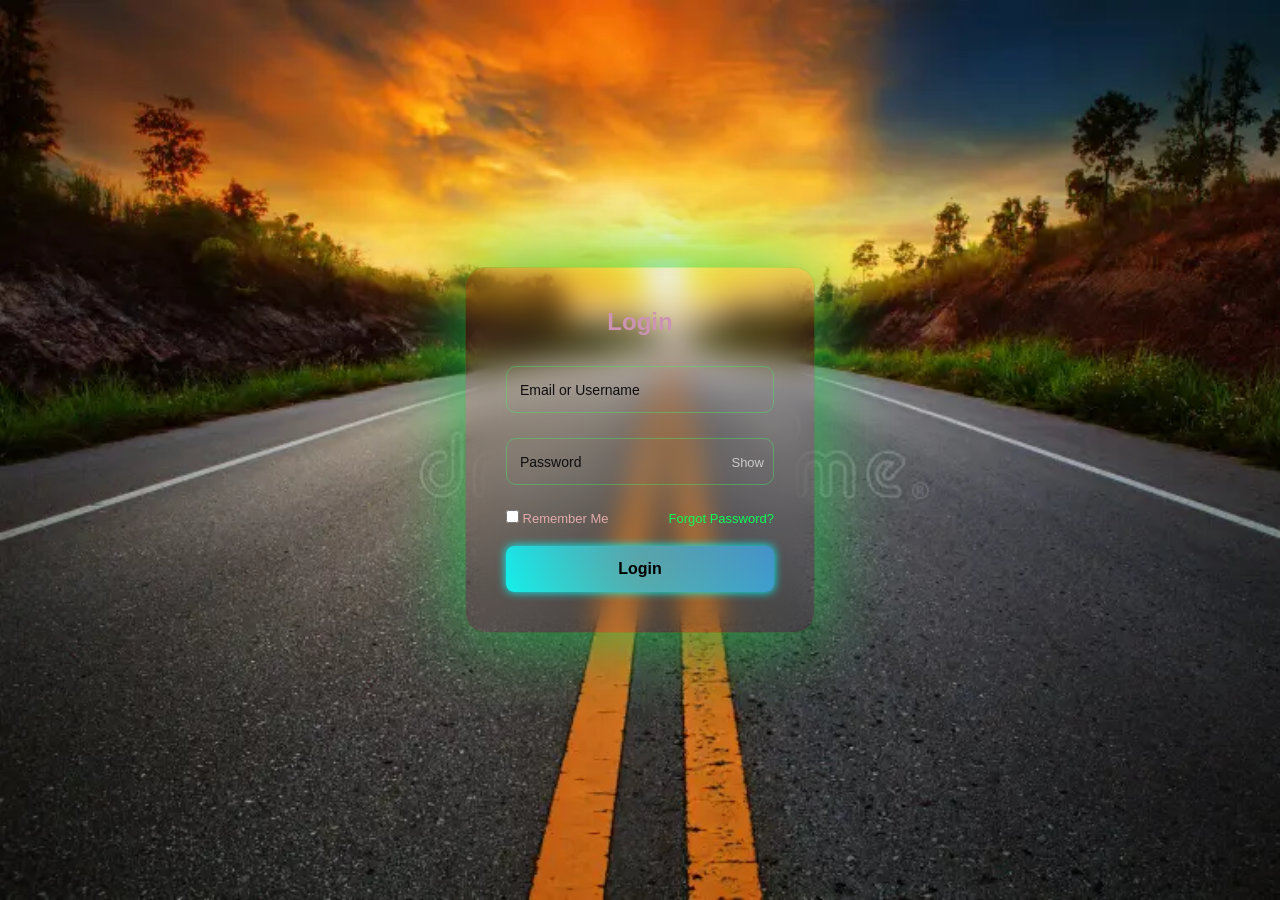
<file: Login-page/index.html>
<!DOCTYPE html>
<html lang="en">
<head>
  <link rel="stylesheet" href="style.css">
  <title>Next-Level Login Form</title>
</head>
<body>

  <div class="login-wrapper">
    <h2>Login</h2>
    <form>
      <div class="input-group">
        <input type="text" id="username" name="username" required placeholder=" " />
        <label for="username">Email or Username</label>
      </div>

      <div class="input-group">
        <input type="password" id="password" name="password" required placeholder=" " />
        <label for="password">Password</label>
        <button type="button" class="toggle-password" onclick="togglePassword()">Show</button>
      </div>

      <div class="options">
        <label><input type="checkbox" /> Remember Me</label>
        <a href="#">Forgot Password?</a>
      </div>

      <button type="submit" class="login-btn">Login</button>
    </form>
  </div>
<script src="script.js"></script>
</body>
</html>
</file>
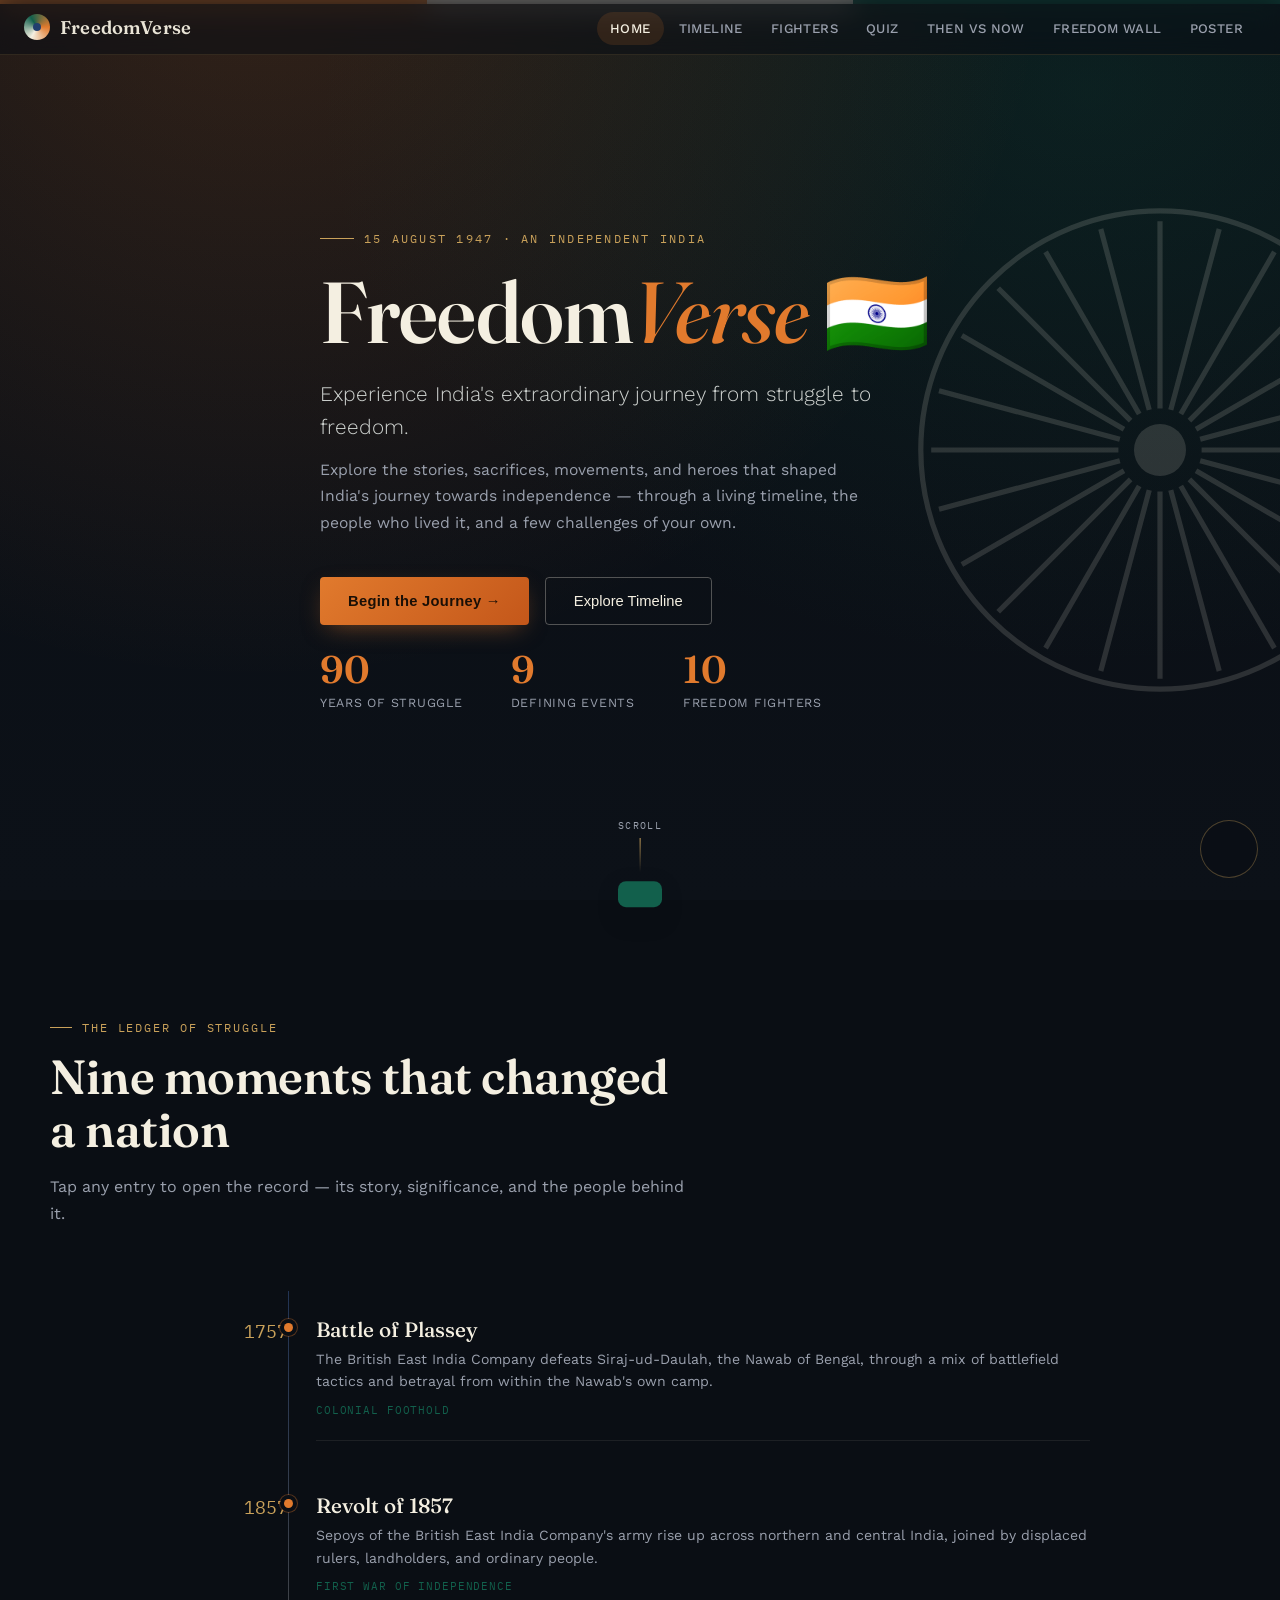
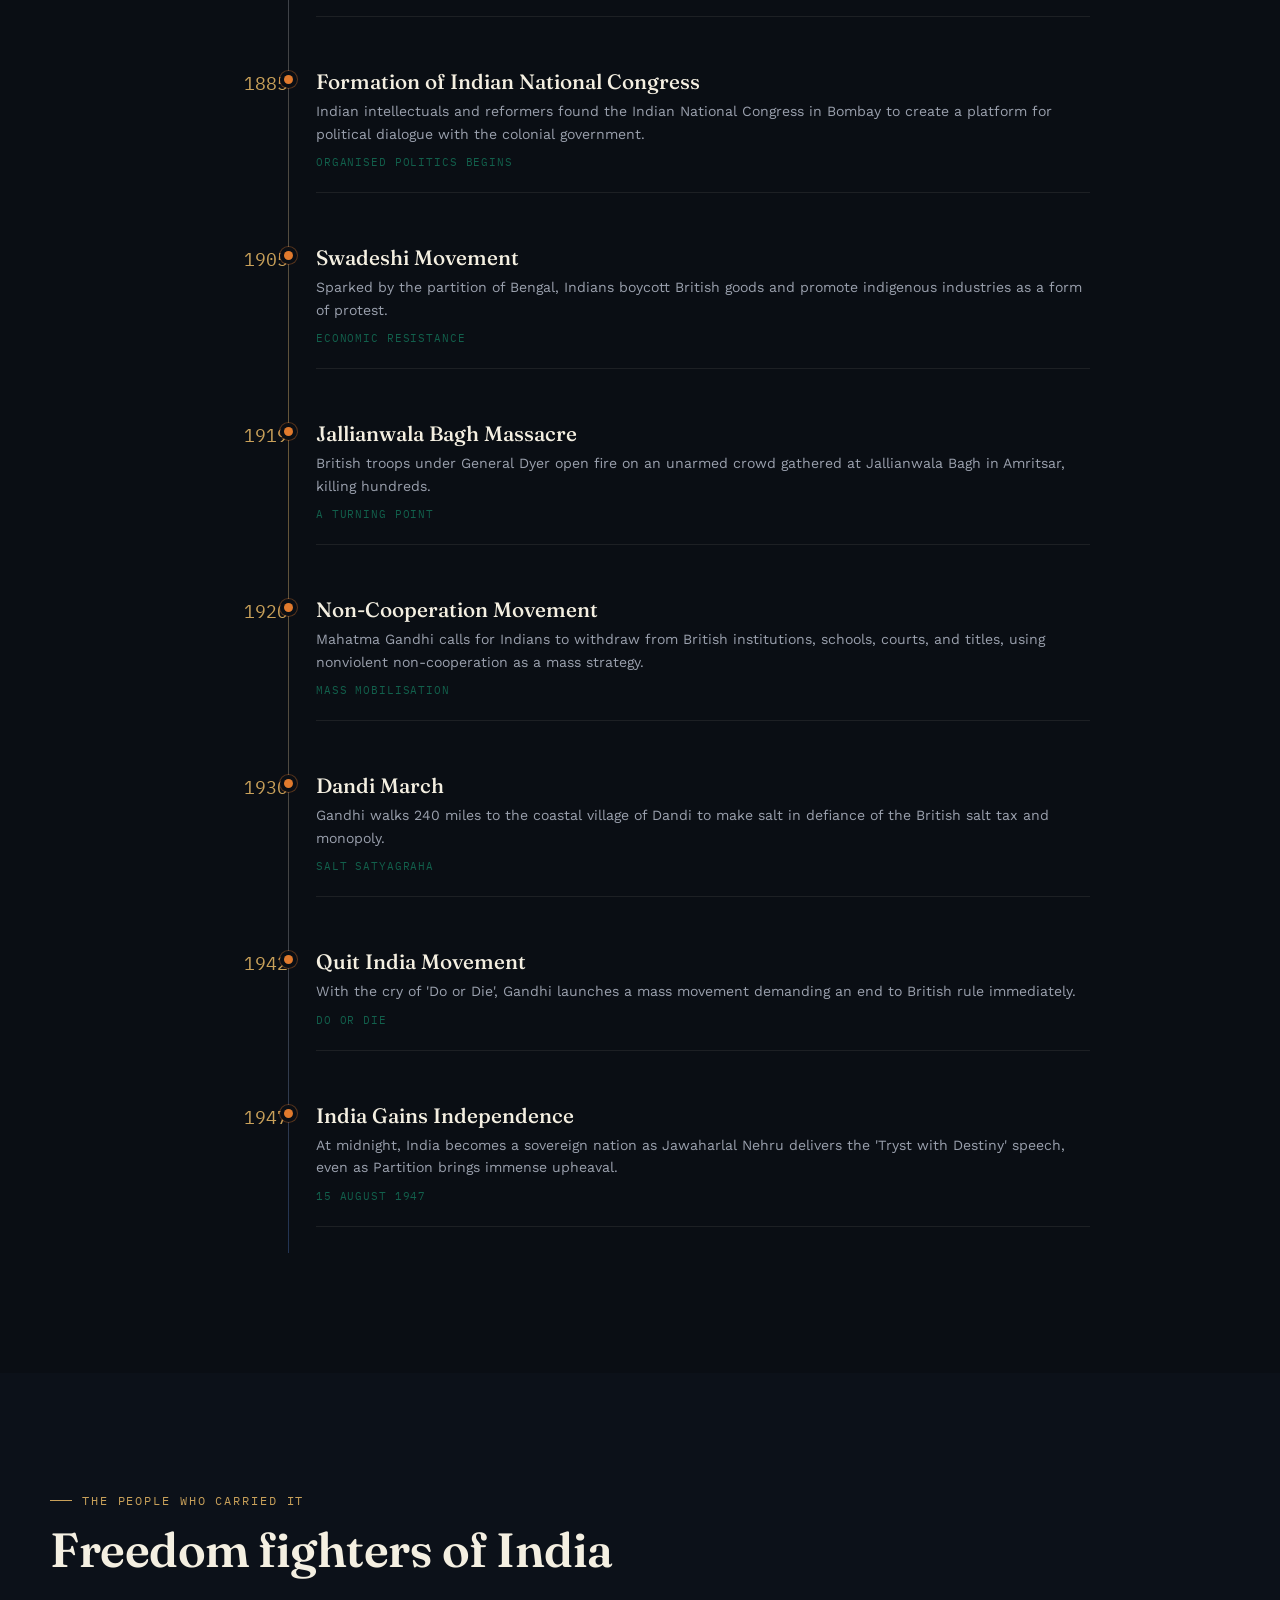
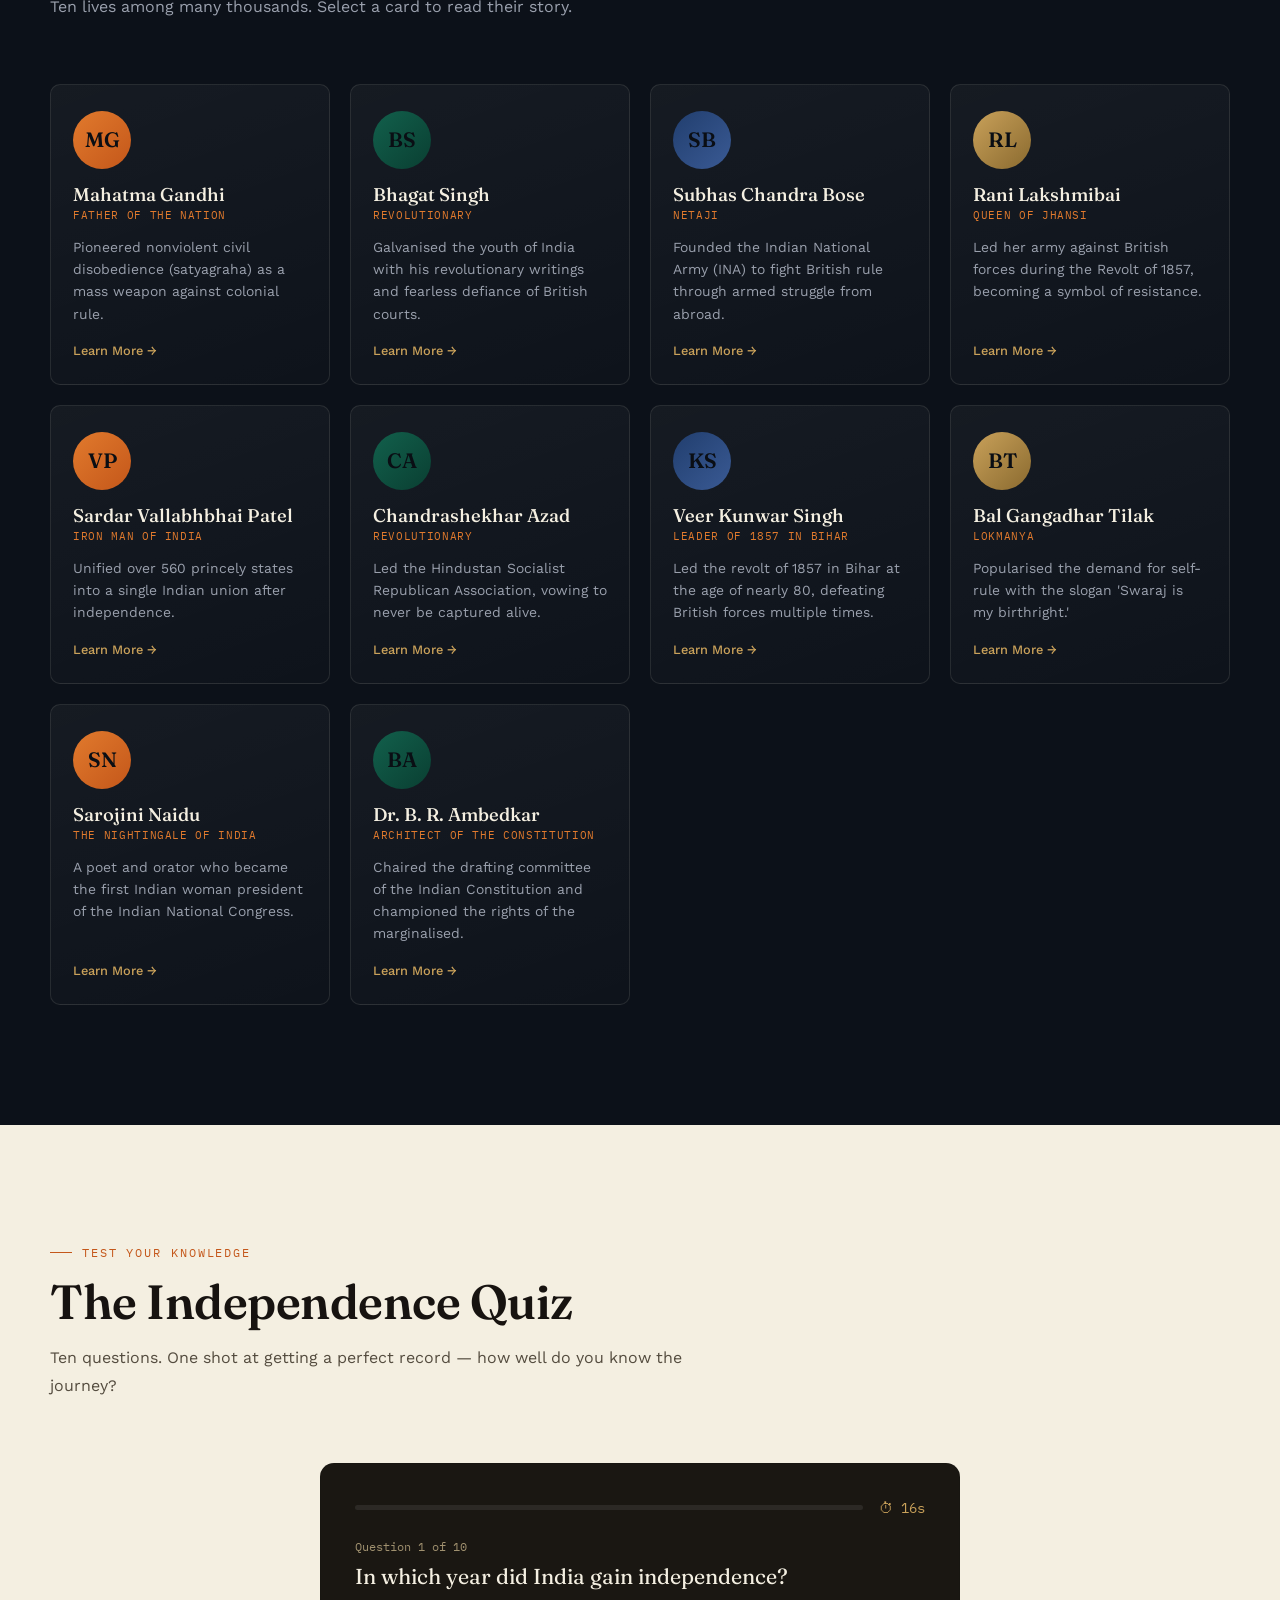
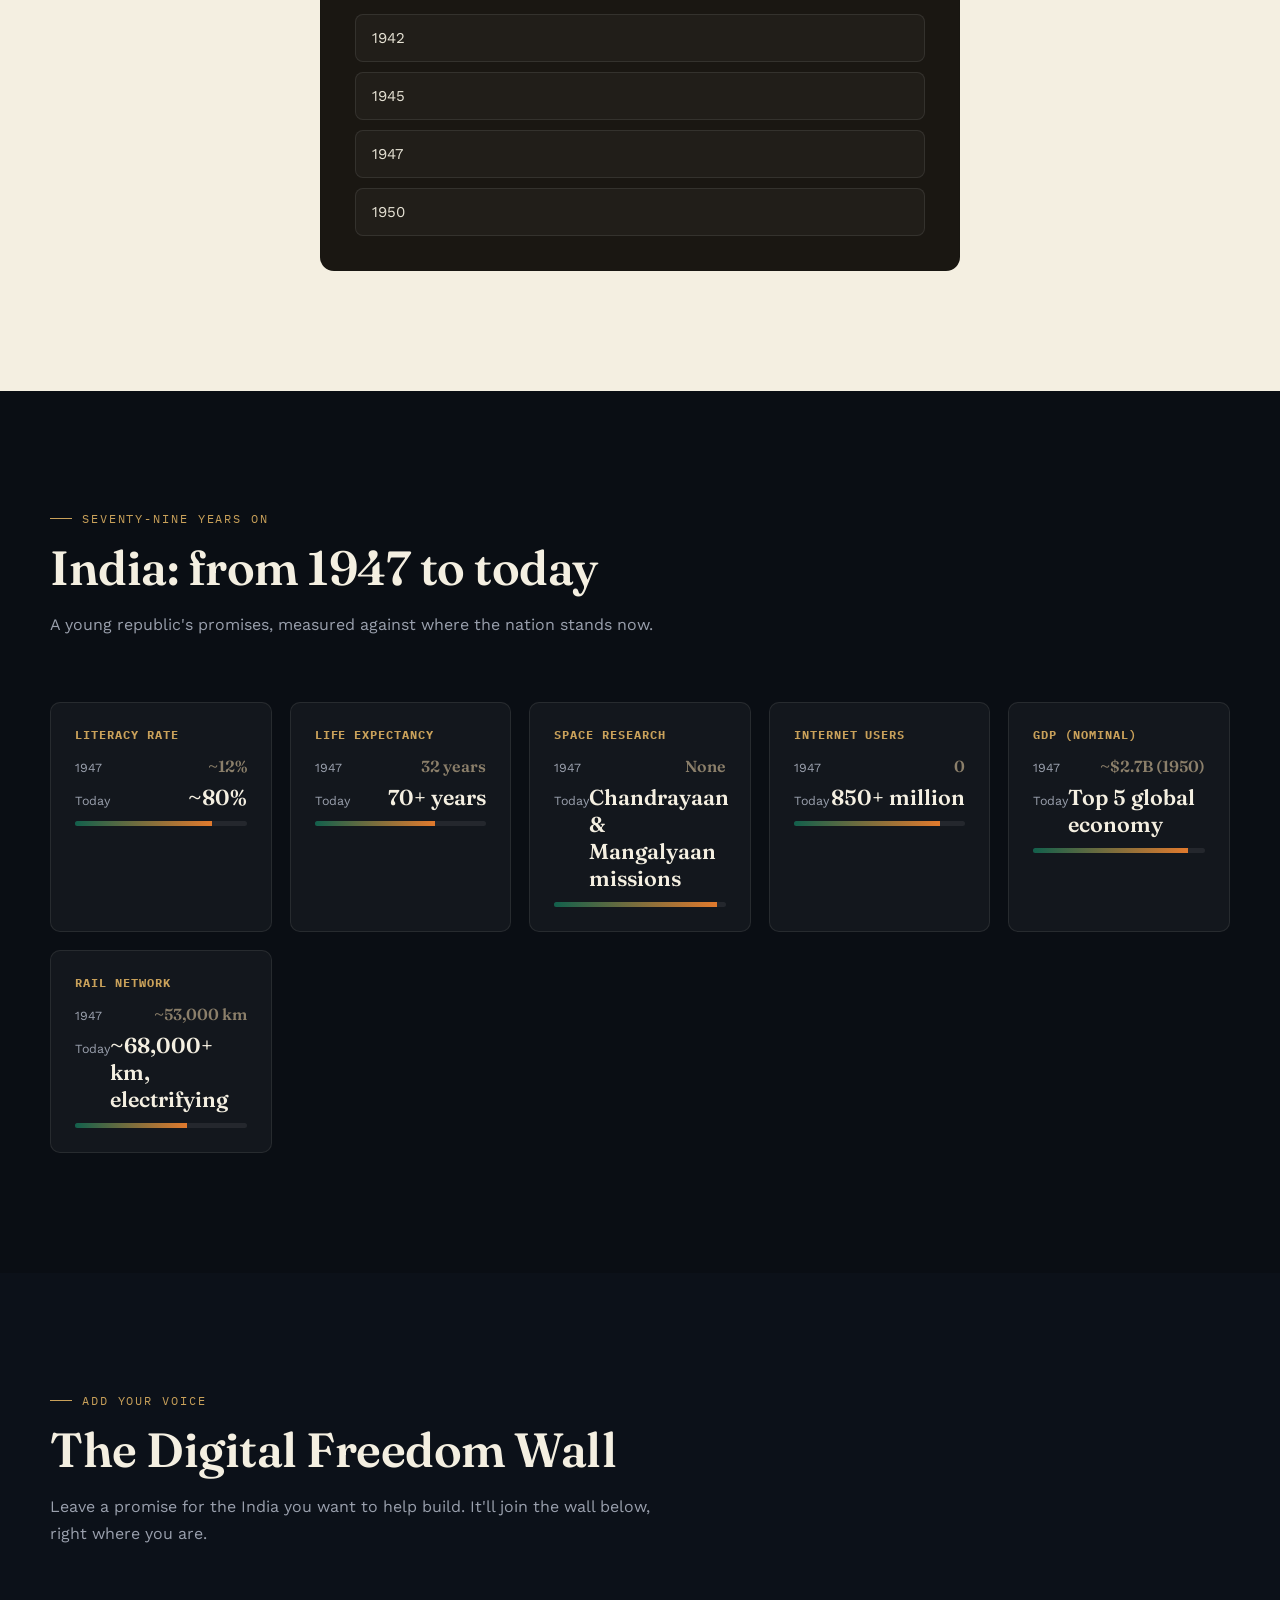
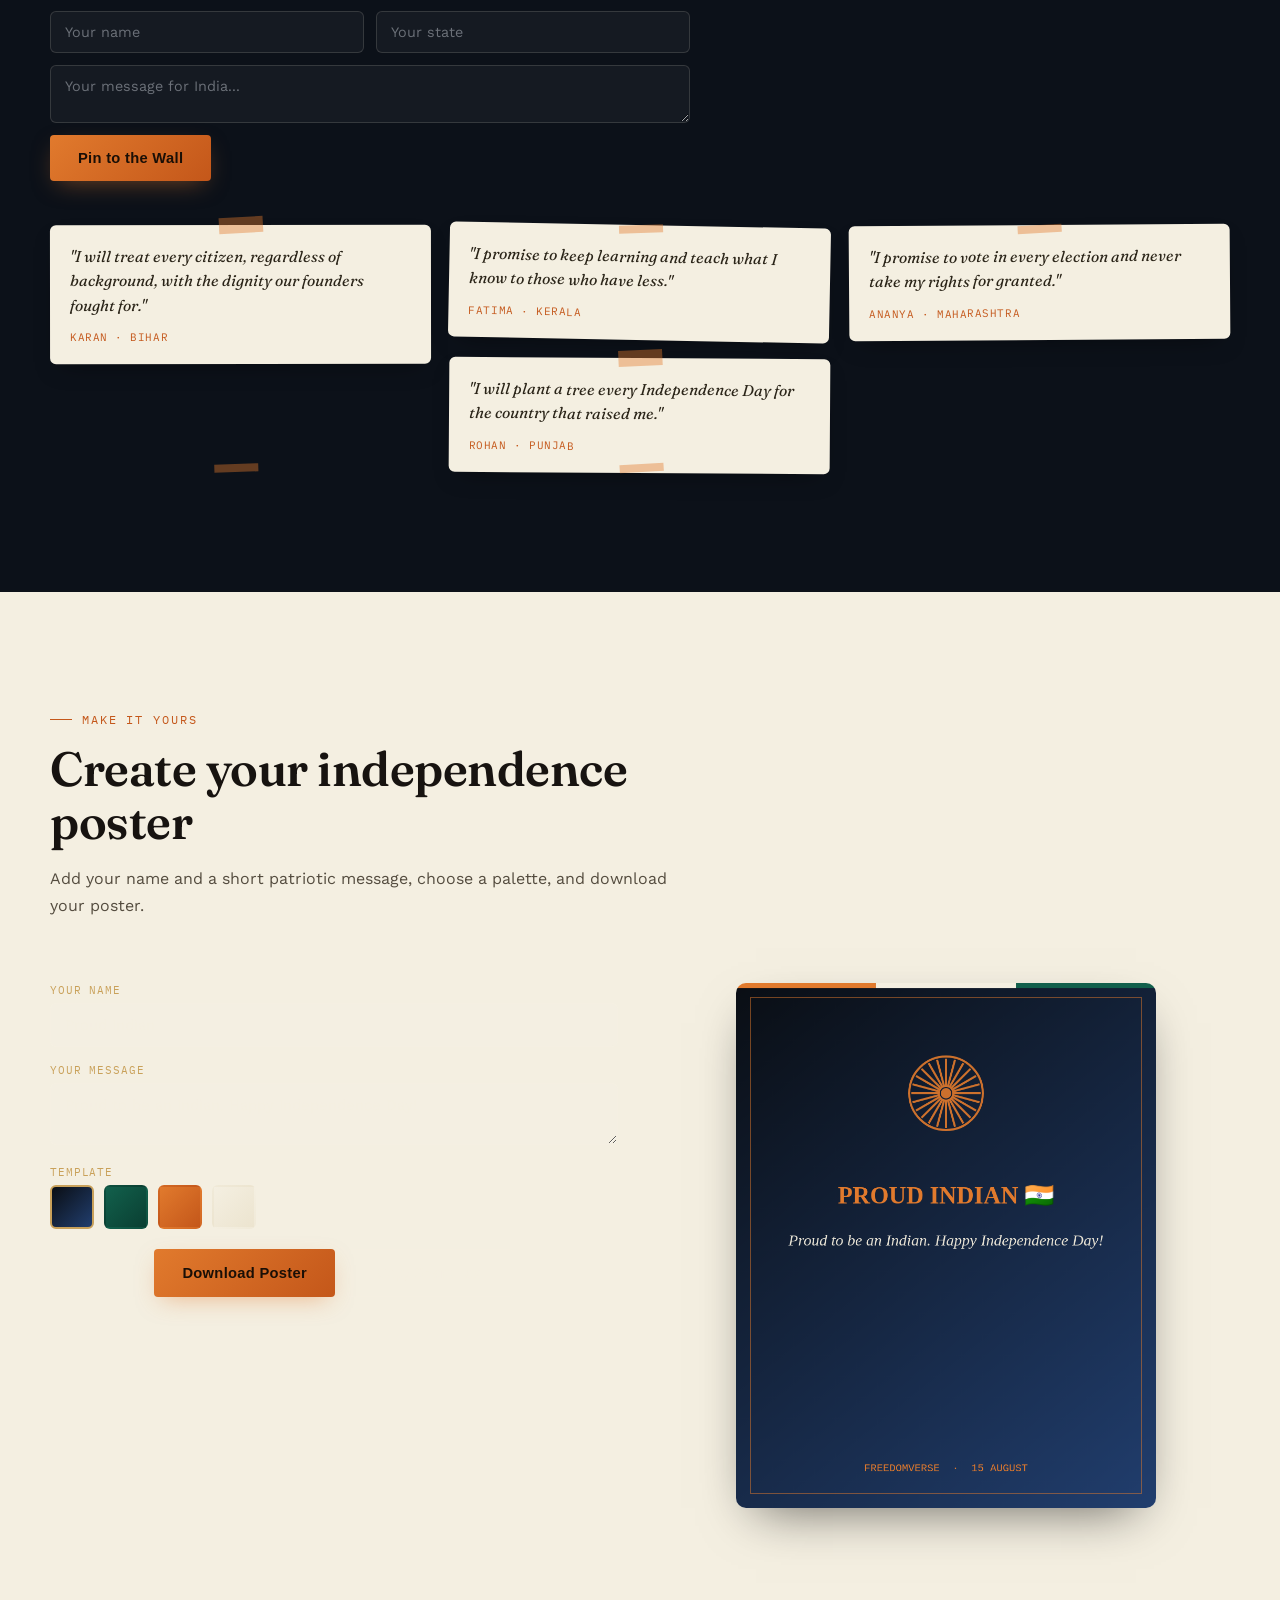
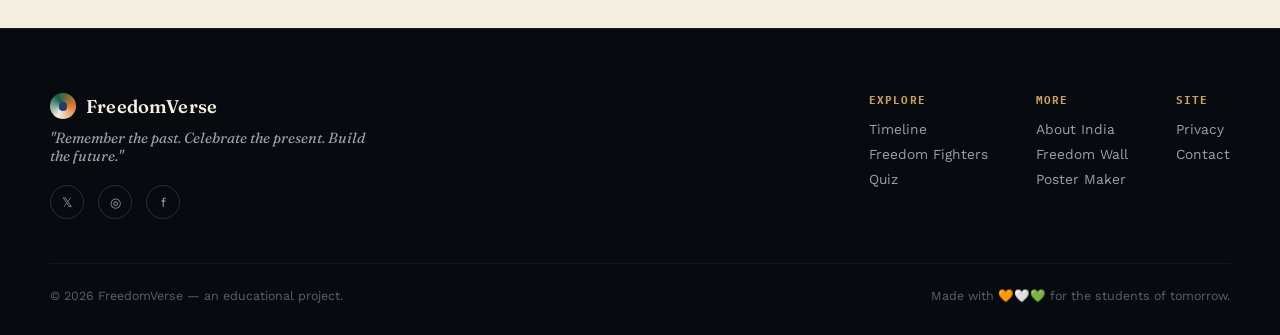
<file: freedomverse.html>
<!DOCTYPE html>
<html lang="en">
<head>
<meta charset="UTF-8">
<meta name="viewport" content="width=device-width, initial-scale=1.0">
<title>FreedomVerse — India's Journey to Independence</title>
<link rel="preconnect" href="https://fonts.googleapis.com">
<link href="https://fonts.googleapis.com/css2?family=Fraunces:opsz,wght@9..144,300;9..144,500;9..144,600;9..144,700&family=Work+Sans:wght@300;400;500;600;700&family=IBM+Plex+Mono:wght@400;500&display=swap" rel="stylesheet">
<style>
:root{
  --ink:#0a0e14;
  --ink-2:#10161f;
  --paper:#f4efe1;
  --paper-2:#ece4cf;
  --saffron:#e17a2d;
  --saffron-deep:#c4571a;
  --green:#12604c;
  --green-deep:#0a3f32;
  --ashoka:#213e6e;
  --ashoka-light:#3a5a94;
  --gold:#c9a15a;
  --ink-text:#e9e4d6;
  --muted:#9aa0ad;
}
*{box-sizing:border-box; margin:0; padding:0;}
html{scroll-behavior:smooth;}
body{
  font-family:'Work Sans', sans-serif;
  background:var(--ink);
  color:var(--ink-text);
  overflow-x:hidden;
}
h1,h2,h3,.font-display{font-family:'Fraunces', serif;}
.font-mono{font-family:'IBM Plex Mono', monospace;}
::selection{background:var(--saffron); color:var(--ink);}

@media (prefers-reduced-motion: reduce){
  *{animation-duration:0.001ms !important; animation-iteration-count:1 !important; transition-duration:0.001ms !important; scroll-behavior:auto !important;}
}

/* ---------- Scroll reveal ---------- */
.reveal{opacity:0; transform:translateY(28px); transition:opacity .8s ease, transform .8s ease;}
.reveal.in{opacity:1; transform:translateY(0);}

/* ---------- Nav ---------- */
#nav{
  position:fixed; top:0; left:0; right:0; z-index:100;
  backdrop-filter: blur(14px);
  background:rgba(10,14,20,0.55);
  border-bottom:1px solid rgba(201,161,90,0.15);
  transition:background .3s ease;
}
.nav-inner{
  max-width:1280px; margin:0 auto; padding:14px 24px;
  display:flex; align-items:center; justify-content:space-between;
}
.brand{display:flex; align-items:center; gap:10px; font-family:'Fraunces',serif; font-weight:600; font-size:1.15rem; letter-spacing:.01em;}
.brand-chip{width:26px;height:26px;border-radius:50%;background:conic-gradient(from 90deg, var(--saffron), var(--paper) 33%, var(--green) 66%, var(--saffron));position:relative;flex-shrink:0;}
.brand-chip::after{content:'';position:absolute;inset:34%;border-radius:50%;background:var(--ashoka);}
.nav-links{display:flex; gap:2px; list-style:none;}
.nav-links a{
  color:var(--muted); text-decoration:none; font-size:.82rem; letter-spacing:.03em; text-transform:uppercase;
  padding:9px 13px; border-radius:999px; transition:color .25s, background .25s;
  font-weight:500;
}
.nav-links a:hover, .nav-links a.active{color:var(--paper); background:rgba(225,122,45,0.14);}
.nav-toggle{display:none; background:none; border:none; color:var(--paper); font-size:1.5rem; cursor:pointer;}
@media (max-width:920px){
  .nav-links{position:fixed; top:60px; right:-100%; flex-direction:column; background:var(--ink-2); width:70%; max-width:320px; height:calc(100vh - 60px); padding:24px; gap:6px; transition:right .35s ease; border-left:1px solid rgba(201,161,90,0.2);}
  .nav-links.open{right:0;}
  .nav-links a{width:100%; padding:12px 14px;}
  .nav-toggle{display:block;}
}

/* ---------- Wheel of Time (signature scroll element) ---------- */
#wheel-of-time{
  position:fixed; bottom:22px; right:22px; z-index:90;
  width:58px; height:58px; border-radius:50%;
  background:rgba(10,14,20,0.6); backdrop-filter:blur(8px);
  border:1px solid rgba(201,161,90,0.35);
  display:flex; align-items:center; justify-content:center;
}
#wheel-of-time svg{width:38px; height:38px; transform-origin:50% 50%;}
#wheel-of-time .pct{position:absolute; font-family:'IBM Plex Mono',monospace; font-size:.55rem; color:var(--gold); bottom:-16px; left:50%; transform:translateX(-50%); white-space:nowrap; opacity:.8;}
@media (max-width:640px){#wheel-of-time{width:44px;height:44px; bottom:14px; right:14px;} #wheel-of-time svg{width:28px;height:28px;}}

/* ---------- Hero ---------- */
#hero{
  position:relative; min-height:100vh; display:flex; align-items:center; justify-content:center;
  overflow:hidden; padding:120px 24px 80px;
  background:
    radial-gradient(ellipse at 20% -10%, rgba(225,122,45,0.20), transparent 55%),
    radial-gradient(ellipse at 85% 10%, rgba(18,96,76,0.22), transparent 50%),
    linear-gradient(180deg, var(--ink) 0%, #0c1118 100%);
}
.tricolor-bar{position:absolute; top:0; left:0; right:0; height:4px; display:flex; z-index:2;}
.tricolor-bar span{flex:1;}
.tricolor-bar span:nth-child(1){background:var(--saffron);}
.tricolor-bar span:nth-child(2){background:var(--paper);}
.tricolor-bar span:nth-child(3){background:var(--green);}
.particle{position:absolute; border-radius:50%; background:var(--gold); opacity:.5; pointer-events:none; animation:float-up linear infinite;}
@keyframes float-up{
  0%{transform:translateY(0) translateX(0); opacity:0;}
  10%{opacity:.6;}
  90%{opacity:.4;}
  100%{transform:translateY(-110vh) translateX(20px); opacity:0;}
}
.hero-chakra{
  position:absolute; right:-140px; top:50%; transform:translateY(-50%);
  width:520px; height:520px; opacity:.14; animation:spin-slow 90s linear infinite;
}
@media (max-width:900px){.hero-chakra{width:340px;height:340px; right:-160px;}}
@keyframes spin-slow{to{transform:translateY(-50%) rotate(360deg);}}
.hero-content{position:relative; z-index:3; max-width:820px; text-align:left;}
.eyebrow{
  font-family:'IBM Plex Mono',monospace; font-size:.78rem; letter-spacing:.18em; text-transform:uppercase;
  color:var(--gold); display:flex; align-items:center; gap:10px; margin-bottom:22px;
}
.eyebrow::before{content:''; width:34px; height:1px; background:var(--gold);}
.hero-title{
  font-size:clamp(2.8rem, 7vw, 5.4rem); font-weight:600; line-height:1.02; letter-spacing:-0.01em;
  color:var(--paper);
}
.hero-title .accent{color:var(--saffron); font-style:italic; font-weight:500;}
.hero-sub{
  margin-top:22px; font-size:clamp(1.05rem,2vw,1.3rem); color:#cfd3d0; max-width:640px; font-weight:300; line-height:1.55;
}
.hero-desc{margin-top:14px; color:var(--muted); max-width:560px; font-size:.98rem; line-height:1.7;}
.hero-cta{display:flex; gap:16px; margin-top:40px; flex-wrap:wrap;}
.btn-primary{
  background:linear-gradient(135deg, var(--saffron), var(--saffron-deep)); color:#1a0f06; border:none;
  padding:15px 28px; border-radius:4px; font-weight:600; font-size:.92rem; cursor:pointer; letter-spacing:.02em;
  display:inline-flex; align-items:center; gap:10px; transition:transform .25s ease, box-shadow .25s ease;
  box-shadow:0 8px 24px -8px rgba(225,122,45,0.5);
}
.btn-primary:hover{transform:translateY(-2px); box-shadow:0 12px 28px -8px rgba(225,122,45,0.65);}
.btn-secondary{
  background:transparent; color:var(--paper); border:1px solid rgba(244,239,225,0.3);
  padding:15px 28px; border-radius:4px; font-weight:500; font-size:.92rem; cursor:pointer;
  transition:border-color .25s ease, background .25s ease;
}
.btn-secondary:hover{border-color:var(--gold); background:rgba(201,161,90,0.08);}
.scroll-cue{position:absolute; bottom:28px; left:50%; transform:translateX(-50%); z-index:3; display:flex; flex-direction:column; align-items:center; gap:6px; color:var(--muted); font-family:'IBM Plex Mono',monospace; font-size:.65rem; letter-spacing:.14em; text-transform:uppercase;}
.scroll-cue .line{width:1px; height:34px; background:linear-gradient(var(--gold), transparent); animation:pulse-line 2s ease-in-out infinite;}
@keyframes pulse-line{0%,100%{opacity:.3;}50%{opacity:1;}}

/* ---------- Section shell ---------- */
.section{padding:120px 24px; position:relative;}
.section.light{background:var(--paper); color:#1a1712;}
.section.dark{background:var(--ink);}
.section-inner{max-width:1180px; margin:0 auto;}
.section-head{max-width:640px; margin-bottom:64px;}
.section-label{
  font-family:'IBM Plex Mono',monospace; font-size:.74rem; letter-spacing:.16em; text-transform:uppercase;
  display:flex; align-items:center; gap:10px; margin-bottom:16px;
}
.section-label::before{content:''; width:22px; height:1px; background:currentColor;}
.dark .section-label{color:var(--gold);}
.light .section-label{color:var(--saffron-deep);}
.section-title{font-size:clamp(2rem,4vw,3rem); font-weight:600; line-height:1.1; letter-spacing:-.01em;}
.dark .section-title{color:var(--paper);}
.light .section-title{color:#171310;}
.section-desc{margin-top:16px; font-size:1rem; line-height:1.7;}
.dark .section-desc{color:var(--muted);}
.light .section-desc{color:#544c3f;}

/* ---------- Timeline (ledger style) ---------- */
.ledger{position:relative; max-width:900px; margin:0 auto;}
.ledger::before{content:''; position:absolute; left:98px; top:0; bottom:0; width:1px; background:linear-gradient(var(--ashoka-light), var(--gold), var(--ashoka-light)); opacity:.5;}
@media (max-width:640px){.ledger::before{left:26px;}}
.ledger-entry{position:relative; display:grid; grid-template-columns:98px 1fr; gap:0 28px; padding:26px 0; cursor:pointer;}
@media (max-width:640px){.ledger-entry{grid-template-columns:26px 1fr; gap:0 16px;}}
.ledger-year{font-family:'IBM Plex Mono',monospace; font-size:1.15rem; color:var(--gold); text-align:right; padding-top:2px;}
@media (max-width:640px){.ledger-year{display:none;}}
.ledger-node{position:absolute; left:94px; top:32px; width:9px; height:9px; border-radius:50%; background:var(--saffron); box-shadow:0 0 0 4px rgba(10,14,20,1), 0 0 0 5px rgba(225,122,45,0.35); transition:transform .3s ease;}
@media (max-width:640px){.ledger-node{left:22px;}}
.ledger-entry:hover .ledger-node{transform:scale(1.4);}
.ledger-body{border-bottom:1px solid rgba(244,239,225,0.08); padding-bottom:22px; transition:padding-left .25s ease;}
.ledger-entry:hover .ledger-body{padding-left:6px;}
.ledger-year-mobile{display:none; font-family:'IBM Plex Mono',monospace; color:var(--gold); font-size:.85rem; margin-bottom:4px;}
@media (max-width:640px){.ledger-year-mobile{display:block;}}
.ledger-title{font-family:'Fraunces',serif; font-size:1.3rem; color:var(--paper); font-weight:500;}
.ledger-hint{color:var(--muted); font-size:.88rem; margin-top:6px; line-height:1.6;}
.ledger-tag{display:inline-block; margin-top:10px; font-family:'IBM Plex Mono',monospace; font-size:.68rem; color:var(--green); letter-spacing:.08em; text-transform:uppercase;}

/* ---------- Fighters grid ---------- */
.fighters-grid{display:grid; grid-template-columns:repeat(auto-fill, minmax(240px,1fr)); gap:20px;}
.fighter-card{
  background:linear-gradient(160deg, rgba(255,255,255,0.045), rgba(255,255,255,0.01));
  border:1px solid rgba(244,239,225,0.1); border-radius:10px; padding:26px 22px; cursor:pointer;
  transition:transform .3s ease, border-color .3s ease, background .3s ease;
  display:flex; flex-direction:column; gap:14px;
}
.fighter-card:hover{transform:translateY(-6px); border-color:rgba(201,161,90,0.4); background:rgba(255,255,255,0.06);}
.fighter-avatar{
  width:58px; height:58px; border-radius:50%; display:flex; align-items:center; justify-content:center;
  font-family:'Fraunces',serif; font-weight:600; font-size:1.3rem; color:var(--ink);
}
.fighter-name{font-family:'Fraunces',serif; font-size:1.15rem; color:var(--paper); font-weight:500;}
.fighter-role{font-family:'IBM Plex Mono',monospace; font-size:.68rem; color:var(--saffron); text-transform:uppercase; letter-spacing:.06em; margin-top:2px;}
.fighter-contrib{color:var(--muted); font-size:.87rem; line-height:1.6; flex:1;}
.fighter-more{font-size:.8rem; color:var(--gold); font-weight:500; display:flex; align-items:center; gap:6px; margin-top:4px;}

/* ---------- Modal ---------- */
.modal-overlay{
  position:fixed; inset:0; background:rgba(6,8,12,0.78); backdrop-filter:blur(6px); z-index:200;
  display:none; align-items:center; justify-content:center; padding:20px;
}
.modal-overlay.show{display:flex;}
.modal-box{
  background:var(--ink-2); border:1px solid rgba(201,161,90,0.25); border-radius:14px; max-width:640px; width:100%;
  max-height:86vh; overflow-y:auto; padding:36px; position:relative;
  animation:modal-in .3s ease;
}
@keyframes modal-in{from{opacity:0; transform:translateY(16px) scale(.98);} to{opacity:1; transform:translateY(0) scale(1);}}
.modal-close{position:absolute; top:18px; right:18px; background:none; border:none; color:var(--muted); font-size:1.3rem; cursor:pointer; line-height:1;}
.modal-close:hover{color:var(--paper);}
.modal-avatar{width:64px;height:64px;border-radius:50%; display:flex;align-items:center;justify-content:center; font-family:'Fraunces',serif; font-weight:600; font-size:1.5rem; color:var(--ink); margin-bottom:18px;}
.modal-quote{border-left:2px solid var(--gold); padding-left:16px; margin:20px 0; font-family:'Fraunces',serif; font-style:italic; color:var(--paper); font-size:1.05rem; line-height:1.6;}
.modal-section-label{font-family:'IBM Plex Mono',monospace; font-size:.68rem; color:var(--gold); text-transform:uppercase; letter-spacing:.1em; margin:20px 0 6px;}
.modal-p{color:#cbd0d6; font-size:.92rem; line-height:1.7;}

/* ---------- Quiz ---------- */
.quiz-shell{max-width:640px; margin:0 auto; background:#1a1712; border-radius:14px; padding:34px; border:1px solid rgba(0,0,0,0.06);}
.quiz-top{display:flex; justify-content:space-between; align-items:center; margin-bottom:22px; gap:16px; flex-wrap:wrap;}
.quiz-progress-track{flex:1; height:5px; background:rgba(255,255,255,0.08); border-radius:99px; overflow:hidden; min-width:120px;}
.quiz-progress-fill{height:100%; background:linear-gradient(90deg, var(--saffron), var(--gold)); width:0%; transition:width .4s ease;}
.quiz-timer{font-family:'IBM Plex Mono',monospace; color:var(--gold); font-size:.9rem; white-space:nowrap;}
.quiz-qtext{font-family:'Fraunces',serif; font-size:1.35rem; color:var(--paper); margin-bottom:22px; line-height:1.4;}
.quiz-options{display:flex; flex-direction:column; gap:10px;}
.quiz-opt{
  background:rgba(255,255,255,0.03); border:1px solid rgba(255,255,255,0.09); color:#e6e2d4; text-align:left;
  padding:14px 16px; border-radius:8px; cursor:pointer; font-size:.94rem; transition:all .2s ease; font-family:'Work Sans',sans-serif;
}
.quiz-opt:hover:not(:disabled){border-color:var(--gold); background:rgba(201,161,90,0.08);}
.quiz-opt.correct{border-color:var(--green); background:rgba(18,96,76,0.28); color:#a9f0d6;}
.quiz-opt.wrong{border-color:#b1442f; background:rgba(177,68,47,0.25); color:#f2c3b6;}
.quiz-opt:disabled{cursor:default;}
.quiz-result{text-align:center;}
.quiz-result .score{font-family:'Fraunces',serif; font-size:3rem; color:var(--gold); margin:10px 0;}
.quiz-result-msg{color:var(--muted); margin-bottom:26px; font-size:.98rem;}
.quiz-btn-row{display:flex; gap:12px; justify-content:center; flex-wrap:wrap;}

/* ---------- Then vs Now ---------- */
.compare-grid{display:grid; grid-template-columns:repeat(auto-fit,minmax(220px,1fr)); gap:18px;}
.compare-card{background:rgba(255,255,255,0.04); border:1px solid rgba(244,239,225,0.09); border-radius:10px; padding:24px; overflow:hidden; position:relative;}
.compare-card h4{font-family:'IBM Plex Mono',monospace; font-size:.75rem; letter-spacing:.08em; text-transform:uppercase; color:var(--gold); margin-bottom:14px;}
.compare-row{display:flex; justify-content:space-between; align-items:baseline; margin-bottom:8px;}
.compare-label{font-size:.78rem; color:var(--muted);}
.compare-val{font-family:'Fraunces',serif; font-weight:600;}
.compare-val.old{color:#8b7f6a; font-size:1rem;}
.compare-val.now{color:var(--paper); font-size:1.35rem;}
.compare-bar{height:5px; border-radius:99px; background:rgba(255,255,255,0.07); margin-top:10px; overflow:hidden;}
.compare-bar-fill{height:100%; background:linear-gradient(90deg,var(--green),var(--saffron)); width:0%; transition:width 1.2s cubic-bezier(.2,.8,.2,1);}

/* ---------- Freedom Wall ---------- */
.wall-form{display:grid; grid-template-columns:1fr 1fr; gap:12px; max-width:640px; margin-bottom:44px;}
.wall-form textarea{grid-column:1 / -1;}
.wall-form input, .wall-form textarea{
  background:rgba(255,255,255,0.04); border:1px solid rgba(244,239,225,0.14); color:var(--paper);
  padding:12px 14px; border-radius:6px; font-family:'Work Sans',sans-serif; font-size:.9rem; resize:vertical;
}
.wall-form input::placeholder, .wall-form textarea::placeholder{color:#6b7078;}
.wall-form input:focus, .wall-form textarea:focus{outline:none; border-color:var(--gold);}
@media (max-width:560px){.wall-form{grid-template-columns:1fr;}}
.wall-grid{columns:3 260px; column-gap:18px;}
@media (max-width:700px){.wall-grid{columns:1;}}
.wall-card{
  break-inside:avoid; margin-bottom:18px; background:var(--paper); color:#2a2418; border-radius:6px; padding:20px;
  position:relative; box-shadow:0 10px 24px -12px rgba(0,0,0,0.5); transform:rotate(var(--rot,0deg));
}
.wall-card::before{content:'';position:absolute; top:-8px; left:50%; transform:translateX(-50%) rotate(-3deg); width:44px; height:16px; background:rgba(225,122,45,0.55); opacity:.75;}
.wall-msg{font-family:'Fraunces',serif; font-style:italic; font-size:.98rem; line-height:1.55;}
.wall-meta{margin-top:12px; font-family:'IBM Plex Mono',monospace; font-size:.68rem; color:var(--saffron-deep); text-transform:uppercase; letter-spacing:.05em;}

/* ---------- Poster ---------- */
.poster-wrap{display:grid; grid-template-columns:1fr 1fr; gap:44px; align-items:start;}
@media (max-width:820px){.poster-wrap{grid-template-columns:1fr;}}
.poster-form label{display:block; font-family:'IBM Plex Mono',monospace; font-size:.7rem; text-transform:uppercase; letter-spacing:.08em; color:var(--gold); margin:16px 0 6px;}
.poster-form label:first-child{margin-top:0;}
.poster-form input, .poster-form textarea, .poster-form select{
  width:100%; background:rgba(255,255,255,0.04); border:1px solid rgba(244,239,225,0.14); color:var(--paper);
  padding:12px 14px; border-radius:6px; font-family:'Work Sans',sans-serif; font-size:.92rem;
}
.poster-form input:focus, .poster-form textarea:focus, .poster-form select:focus{outline:none; border-color:var(--gold);}
.poster-templates{display:flex; gap:10px; margin-top:6px; flex-wrap:wrap;}
.tpl-swatch{width:44px; height:44px; border-radius:6px; cursor:pointer; border:2px solid transparent; transition:border-color .2s ease;}
.tpl-swatch.active{border-color:var(--gold);}
#posterCanvas{width:100%; max-width:420px; border-radius:10px; box-shadow:0 20px 50px -20px rgba(0,0,0,0.6); display:block; margin:0 auto;}
.poster-actions{display:flex; gap:12px; margin-top:20px; justify-content:center; flex-wrap:wrap;}

/* ---------- Footer ---------- */
footer{background:#070a0f; padding:64px 24px 32px; border-top:1px solid rgba(201,161,90,0.12);}
.footer-inner{max-width:1180px; margin:0 auto; display:flex; justify-content:space-between; flex-wrap:wrap; gap:40px;}
.footer-tagline{color:var(--muted); font-size:.92rem; margin-top:10px; max-width:320px; font-style:italic; font-family:'Fraunces',serif;}
.footer-links{display:flex; gap:48px; flex-wrap:wrap;}
.footer-col h5{font-family:'IBM Plex Mono',monospace; font-size:.7rem; text-transform:uppercase; letter-spacing:.1em; color:var(--gold); margin-bottom:14px;}
.footer-col a{display:block; color:var(--muted); text-decoration:none; font-size:.86rem; margin-bottom:9px; transition:color .2s ease;}
.footer-col a:hover{color:var(--paper);}
.footer-bottom{max-width:1180px; margin:44px auto 0; padding-top:24px; border-top:1px solid rgba(244,239,225,0.06); display:flex; justify-content:space-between; flex-wrap:wrap; gap:12px; color:#5c6068; font-size:.78rem;}
.social-row{display:flex; gap:14px;}
.social-row a{width:34px; height:34px; border-radius:50%; border:1px solid rgba(244,239,225,0.15); display:flex; align-items:center; justify-content:center; color:var(--muted); text-decoration:none; font-size:.8rem; transition:border-color .2s, color .2s;}
.social-row a:hover{border-color:var(--gold); color:var(--gold);}

/* ---------- Counters ---------- */
.stat-row{display:flex; gap:48px; flex-wrap:wrap; margin-top:20px;}
.stat{font-family:'Fraunces',serif;}
.stat .num{font-size:2.4rem; font-weight:600; color:var(--saffron);}
.stat .lbl{font-family:'Work Sans',sans-serif; font-size:.78rem; color:var(--muted); text-transform:uppercase; letter-spacing:.06em; margin-top:2px;}

/* ---------- Toast ---------- */
#toast{position:fixed; bottom:24px; left:50%; transform:translateX(-50%) translateY(120%); background:var(--green); color:#eafff6; padding:13px 22px; border-radius:8px; font-size:.88rem; z-index:300; transition:transform .35s ease; box-shadow:0 10px 30px -10px rgba(0,0,0,0.5);}
#toast.show{transform:translateX(-50%) translateY(0);}

.divider-rule{max-width:1180px; margin:0 auto; height:1px; background:linear-gradient(90deg, transparent, rgba(201,161,90,0.3), transparent);}
</style>
</head>
<body>

<div id="wheel-of-time">
  <svg viewBox="0 0 100 100" id="chakraSvg">
    <circle cx="50" cy="50" r="42" fill="none" stroke="var(--gold)" stroke-width="2" opacity="0.5"/>
    <g stroke="var(--gold)" stroke-width="2">
      <script>/*spokes injected by JS*/</script>
    </g>
    <circle cx="50" cy="50" r="6" fill="var(--saffron)"/>
  </svg>
</div>

<nav id="nav">
  <div class="nav-inner">
    <div class="brand"><span class="brand-chip"></span> FreedomVerse</div>
    <ul class="nav-links" id="navLinks">
      <li><a href="#hero" class="nl">Home</a></li>
      <li><a href="#timeline" class="nl">Timeline</a></li>
      <li><a href="#fighters" class="nl">Fighters</a></li>
      <li><a href="#quiz" class="nl">Quiz</a></li>
      <li><a href="#thenvsnow" class="nl">Then vs Now</a></li>
      <li><a href="#wall" class="nl">Freedom Wall</a></li>
      <li><a href="#poster" class="nl">Poster</a></li>
    </ul>
    <button class="nav-toggle" id="navToggle">☰</button>
  </div>
</nav>

<!-- HERO -->
<section id="hero">
  <div class="tricolor-bar"><span></span><span></span><span></span></div>
  <div id="particleField"></div>
  <svg class="hero-chakra" viewBox="0 0 100 100">
    <circle cx="50" cy="50" r="46" fill="none" stroke="var(--paper)" stroke-width="1"/>
    <g id="heroChakraSpokes" stroke="var(--paper)" stroke-width="1"></g>
    <circle cx="50" cy="50" r="5" fill="var(--paper)"/>
  </svg>
  <div class="hero-content">
    <div class="eyebrow">15 August 1947 · An Independent India</div>
    <h1 class="hero-title">Freedom<span class="accent">Verse</span> 🇮🇳</h1>
    <p class="hero-sub">Experience India's extraordinary journey from struggle to freedom.</p>
    <p class="hero-desc">Explore the stories, sacrifices, movements, and heroes that shaped India's journey towards independence — through a living timeline, the people who lived it, and a few challenges of your own.</p>
    <div class="hero-cta">
      <button class="btn-primary" onclick="document.getElementById('timeline').scrollIntoView({behavior:'smooth'})">Begin the Journey →</button>
      <button class="btn-secondary" onclick="document.getElementById('timeline').scrollIntoView({behavior:'smooth'})">Explore Timeline</button>
    </div>
    <div class="stat-row">
      <div class="stat"><div class="num" data-count="90">0</div><div class="lbl">Years of Struggle</div></div>
      <div class="stat"><div class="num" data-count="9">0</div><div class="lbl">Defining Events</div></div>
      <div class="stat"><div class="num" data-count="10">0</div><div class="lbl">Freedom Fighters</div></div>
    </div>
  </div>
  <div class="scroll-cue"><span>Scroll</span><span class="line"></span></div>
</section>

<!-- TIMELINE -->
<section class="section dark" id="timeline">
  <div class="section-inner">
    <div class="section-head reveal">
      <div class="section-label">The Ledger of Struggle</div>
      <h2 class="section-title">Nine moments that changed a nation</h2>
      <p class="section-desc">Tap any entry to open the record — its story, significance, and the people behind it.</p>
    </div>
    <div class="ledger" id="ledgerList"></div>
  </div>
</section>

<!-- FIGHTERS -->
<section class="section dark" id="fighters" style="background:#0c1119;">
  <div class="section-inner">
    <div class="section-head reveal">
      <div class="section-label">The People Who Carried It</div>
      <h2 class="section-title">Freedom fighters of India</h2>
      <p class="section-desc">Ten lives among many thousands. Select a card to read their story.</p>
    </div>
    <div class="fighters-grid" id="fightersGrid"></div>
  </div>
</section>

<!-- QUIZ -->
<section class="section light" id="quiz">
  <div class="section-inner">
    <div class="section-head reveal">
      <div class="section-label">Test Your Knowledge</div>
      <h2 class="section-title">The Independence Quiz</h2>
      <p class="section-desc">Ten questions. One shot at getting a perfect record — how well do you know the journey?</p>
    </div>
    <div class="quiz-shell reveal" id="quizShell"></div>
  </div>
</section>

<!-- THEN VS NOW -->
<section class="section dark" id="thenvsnow">
  <div class="section-inner">
    <div class="section-head reveal">
      <div class="section-label">Seventy-Nine Years On</div>
      <h2 class="section-title">India: from 1947 to today</h2>
      <p class="section-desc">A young republic's promises, measured against where the nation stands now.</p>
    </div>
    <div class="compare-grid" id="compareGrid"></div>
  </div>
</section>

<!-- FREEDOM WALL -->
<section class="section dark" id="wall" style="background:#0c1119;">
  <div class="section-inner">
    <div class="section-head reveal">
      <div class="section-label">Add Your Voice</div>
      <h2 class="section-title">The Digital Freedom Wall</h2>
      <p class="section-desc">Leave a promise for the India you want to help build. It'll join the wall below, right where you are.</p>
    </div>
    <form class="wall-form reveal" id="wallForm">
      <input type="text" id="wallName" placeholder="Your name" required maxlength="40">
      <input type="text" id="wallState" placeholder="Your state" maxlength="30">
      <textarea id="wallMsg" placeholder="Your message for India..." rows="2" required maxlength="180"></textarea>
      <button type="submit" class="btn-primary" style="justify-self:start; grid-column:1/-1; width:fit-content;">Pin to the Wall</button>
    </form>
    <div class="wall-grid" id="wallGrid"></div>
  </div>
</section>

<!-- POSTER -->
<section class="section light" id="poster">
  <div class="section-inner">
    <div class="section-head reveal">
      <div class="section-label">Make It Yours</div>
      <h2 class="section-title">Create your independence poster</h2>
      <p class="section-desc">Add your name and a short patriotic message, choose a palette, and download your poster.</p>
    </div>
    <div class="poster-wrap reveal">
      <div class="poster-form">
        <label>Your Name</label>
        <input type="text" id="posterName" placeholder="e.g. Arjun Mehta" maxlength="28" value="Proud Indian">
        <label>Your Message</label>
        <textarea id="posterMsg" rows="2" maxlength="70">Proud to be an Indian. Happy Independence Day!</textarea>
        <label>Template</label>
        <div class="poster-templates" id="posterTemplates"></div>
        <div class="poster-actions">
          <button class="btn-primary" id="posterDownload">Download Poster</button>
          <button class="btn-secondary" id="posterShare">Copy Share Text</button>
        </div>
      </div>
      <canvas id="posterCanvas" width="800" height="1000"></canvas>
    </div>
  </div>
</section>

<footer>
  <div class="footer-inner">
    <div>
      <div class="brand" style="color:var(--paper);"><span class="brand-chip"></span> FreedomVerse</div>
      <p class="footer-tagline">"Remember the past. Celebrate the present. Build the future."</p>
      <div class="social-row" style="margin-top:20px;">
        <a href="#" aria-label="Twitter">𝕏</a>
        <a href="#" aria-label="Instagram">◎</a>
        <a href="#" aria-label="Facebook">f</a>
      </div>
    </div>
    <div class="footer-links">
      <div class="footer-col">
        <h5>Explore</h5>
        <a href="#timeline">Timeline</a>
        <a href="#fighters">Freedom Fighters</a>
        <a href="#quiz">Quiz</a>
      </div>
      <div class="footer-col">
        <h5>More</h5>
        <a href="#thenvsnow">About India</a>
        <a href="#wall">Freedom Wall</a>
        <a href="#poster">Poster Maker</a>
      </div>
      <div class="footer-col">
        <h5>Site</h5>
        <a href="#">Privacy</a>
        <a href="#">Contact</a>
      </div>
    </div>
  </div>
  <div class="footer-bottom">
    <span>© 2026 FreedomVerse — an educational project.</span>
    <span>Made with 🧡🤍💚 for the students of tomorrow.</span>
  </div>
</footer>

<div class="modal-overlay" id="fighterModal">
  <div class="modal-box" id="fighterModalBody"></div>
</div>

<div id="toast"></div>

<script>
/* ================= DATA ================= */
const TIMELINE = [
  {year:1757, title:"Battle of Plassey", tag:"Colonial Foothold", desc:"The British East India Company defeats Siraj-ud-Daulah, the Nawab of Bengal, through a mix of battlefield tactics and betrayal from within the Nawab's own camp.", significance:"Marks the beginning of direct British political control in India, opening the door to a century of colonial expansion.", people:"Robert Clive, Siraj-ud-Daulah, Mir Jafar"},
  {year:1857, title:"Revolt of 1857", tag:"First War of Independence", desc:"Sepoys of the British East India Company's army rise up across northern and central India, joined by displaced rulers, landholders, and ordinary people.", significance:"Often called India's First War of Independence, it ends Company rule and brings India directly under the British Crown.", people:"Mangal Pandey, Rani Lakshmibai, Bahadur Shah Zafar, Veer Kunwar Singh"},
  {year:1885, title:"Formation of Indian National Congress", tag:"Organised Politics Begins", desc:"Indian intellectuals and reformers found the Indian National Congress in Bombay to create a platform for political dialogue with the colonial government.", significance:"Becomes the primary vehicle of India's freedom movement for the next six decades.", people:"A.O. Hume, Dadabhai Naoroji, W.C. Bonnerjee"},
  {year:1905, title:"Swadeshi Movement", tag:"Economic Resistance", desc:"Sparked by the partition of Bengal, Indians boycott British goods and promote indigenous industries as a form of protest.", significance:"Introduces the idea of economic self-reliance as a weapon against colonial rule — a philosophy that resurfaces decades later.", people:"Bal Gangadhar Tilak, Bipin Chandra Pal, Lala Lajpat Rai"},
  {year:1919, title:"Jallianwala Bagh Massacre", tag:"A Turning Point", desc:"British troops under General Dyer open fire on an unarmed crowd gathered at Jallianwala Bagh in Amritsar, killing hundreds.", significance:"Turns moderate Indians toward the independence movement and radicalises a generation, including a young Bhagat Singh.", people:"General Reginald Dyer, Udham Singh"},
  {year:1920, title:"Non-Cooperation Movement", tag:"Mass Mobilisation", desc:"Mahatma Gandhi calls for Indians to withdraw from British institutions, schools, courts, and titles, using nonviolent non-cooperation as a mass strategy.", significance:"Transforms the freedom struggle from an elite movement into a genuine mass movement for the first time.", people:"Mahatma Gandhi"},
  {year:1930, title:"Dandi March", tag:"Salt Satyagraha", desc:"Gandhi walks 240 miles to the coastal village of Dandi to make salt in defiance of the British salt tax and monopoly.", significance:"Becomes one of the most iconic acts of civil disobedience in history, drawing global attention to India's cause.", people:"Mahatma Gandhi, Sarojini Naidu"},
  {year:1942, title:"Quit India Movement", tag:"Do or Die", desc:"With the cry of 'Do or Die', Gandhi launches a mass movement demanding an end to British rule immediately.", significance:"Signals to Britain that continued rule in India is untenable, accelerating the path to independence.", people:"Mahatma Gandhi, Jawaharlal Nehru, Aruna Asaf Ali"},
  {year:1947, title:"India Gains Independence", tag:"15 August 1947", desc:"At midnight, India becomes a sovereign nation as Jawaharlal Nehru delivers the 'Tryst with Destiny' speech, even as Partition brings immense upheaval.", significance:"The culmination of nearly a century of organised struggle — and the beginning of a new republic.", people:"Jawaharlal Nehru, Mahatma Gandhi, Sardar Patel, Lord Mountbatten"},
];

const FIGHTERS = [
  {name:"Mahatma Gandhi", role:"Father of the Nation", init:"MG", contrib:"Pioneered nonviolent civil disobedience (satyagraha) as a mass weapon against colonial rule.", bio:"Mohandas Karamchand Gandhi trained as a lawyer in London and refined his philosophy of nonviolent resistance while working against discrimination in South Africa, before returning to India to lead its freedom movement.", events:"Champaran Satyagraha (1917) · Non-Cooperation Movement (1920) · Dandi March (1930) · Quit India (1942)", quote:"An eye for an eye only ends up making the whole world blind."},
  {name:"Bhagat Singh", role:"Revolutionary", init:"BS", contrib:"Galvanised the youth of India with his revolutionary writings and fearless defiance of British courts.", bio:"A committed socialist and revolutionary, Bhagat Singh believed armed resistance and political awakening were necessary alongside mass movements. Executed at 23, his martyrdom became a rallying cry for a generation.", events:"Lahore Conspiracy Case · Bombing of the Central Legislative Assembly (1929) · Execution (1931)", quote:"They may kill me, but they cannot kill my ideas."},
  {name:"Subhas Chandra Bose", role:"Netaji", init:"SB", contrib:"Founded the Indian National Army (INA) to fight British rule through armed struggle from abroad.", bio:"A former Congress president who broke with Gandhi's nonviolent approach, Bose sought international support during World War II to build an armed liberation force, rallying Indians with the call 'Give me blood, and I shall give you freedom.'", events:"President of INC (1938) · Formation of Azad Hind Government (1943) · Leading the INA", quote:"Give me blood, and I shall give you freedom."},
  {name:"Rani Lakshmibai", role:"Queen of Jhansi", init:"RL", contrib:"Led her army against British forces during the Revolt of 1857, becoming a symbol of resistance.", bio:"After the British annexed her kingdom under the Doctrine of Lapse, Rani Lakshmibai refused to surrender Jhansi, leading her troops into battle herself and dying on the battlefield rather than face defeat.", events:"Defence of Jhansi (1858) · Battle of Gwalior (1858)", quote:"I shall not surrender my Jhansi."},
  {name:"Sardar Vallabhbhai Patel", role:"Iron Man of India", init:"VP", contrib:"Unified over 560 princely states into a single Indian union after independence.", bio:"Known for his organisational skill and firm resolve, Patel led the Bardoli Satyagraha and later, as India's first Deputy Prime Minister, achieved the peaceful integration of the princely states — a feat many thought impossible.", events:"Bardoli Satyagraha (1928) · Integration of Princely States (1947-49)", quote:"Manpower without unity is not a strength unless it is united."},
  {name:"Chandrashekhar Azad", role:"Revolutionary", init:"CA", contrib:"Led the Hindustan Socialist Republican Association, vowing to never be captured alive.", bio:"A fierce and disciplined revolutionary, Azad organised armed resistance against British rule and mentored younger revolutionaries including Bhagat Singh, staying true to his vow of dying a free man.", events:"Kakori Conspiracy (1925) · Formation of HSRA (1928) · Death at Alfred Park (1931)", quote:"I will remain free forever and if ever I am caught fighting for my freedom, I would rather embrace death."},
  {name:"Veer Kunwar Singh", role:"Leader of 1857 in Bihar", init:"KS", contrib:"Led the revolt of 1857 in Bihar at the age of nearly 80, defeating British forces multiple times.", bio:"The zamindar of Jagdishpur, Kunwar Singh took up arms against the British despite his advanced age, leading a determined campaign across Bihar and Uttar Pradesh before his final victory near his home just before his death.", events:"Battle of Jagdishpur · Victory at Arrah (1858)", quote:"Better to die a free man than live a life of servitude."},
  {name:"Bal Gangadhar Tilak", role:"Lokmanya", init:"BT", contrib:"Popularised the demand for self-rule with the slogan 'Swaraj is my birthright.'", bio:"An early nationalist leader and scholar, Tilak used journalism and public festivals to build mass political awareness, pushing the Congress toward a more assertive stance against British rule.", events:"Founding of Ganesh & Shivaji festivals · Swadeshi Movement (1905) · Home Rule League (1916)", quote:"Swaraj is my birthright, and I shall have it."},
  {name:"Sarojini Naidu", role:"The Nightingale of India", init:"SN", contrib:"A poet and orator who became the first Indian woman president of the Indian National Congress.", bio:"Sarojini Naidu combined her literary gifts with political activism, playing a key role in the Dandi March and touring the world to advocate for India's independence and for the rights of women.", events:"President of INC (1925) · Dandi March (1930) · First woman Governor of an Indian state (1947)", quote:"We do not ask for mercy, we ask for justice."},
  {name:"Dr. B. R. Ambedkar", role:"Architect of the Constitution", init:"BA", contrib:"Chaired the drafting committee of the Indian Constitution and championed the rights of the marginalised.", bio:"An economist, jurist, and social reformer, Ambedkar fought throughout his life against caste discrimination, and after independence shaped the legal foundation of the new republic as its constitution's chief architect.", events:"Chair, Drafting Committee (1947-49) · First Law Minister of India", quote:"Cultivation of mind should be the ultimate aim of human existence."},
];

const QUIZ = [
  {q:"In which year did India gain independence?", opts:["1942","1945","1947","1950"], a:2},
  {q:"Who led the Dandi March in 1930?", opts:["Jawaharlal Nehru","Mahatma Gandhi","Subhas Chandra Bose","Bal Gangadhar Tilak"], a:1},
  {q:"The Jallianwala Bagh Massacre took place in which city?", opts:["Delhi","Lahore","Amritsar","Lucknow"], a:2},
  {q:"Who founded the Indian National Army (INA)?", opts:["Subhas Chandra Bose","Bhagat Singh","Chandrashekhar Azad","Sardar Patel"], a:0},
  {q:"'Swaraj is my birthright' is a famous quote by whom?", opts:["Sarojini Naidu","Bal Gangadhar Tilak","Rani Lakshmibai","Dr. B. R. Ambedkar"], a:1},
  {q:"Who is known as the 'Iron Man of India'?", opts:["Jawaharlal Nehru","Sardar Vallabhbhai Patel","Lal Bahadur Shastri","Rajendra Prasad"], a:1},
  {q:"The Revolt of 1857 is also known as:", opts:["The Salt Satyagraha","The Quit India Movement","The First War of Independence","The Swadeshi Movement"], a:2},
  {q:"Who chaired the Drafting Committee of the Indian Constitution?", opts:["Jawaharlal Nehru","Dr. B. R. Ambedkar","Sardar Patel","Rajendra Prasad"], a:1},
  {q:"The Indian National Congress was founded in which year?", opts:["1857","1885","1905","1919"], a:1},
  {q:"Who delivered the 'Tryst with Destiny' speech?", opts:["Mahatma Gandhi","Subhas Chandra Bose","Jawaharlal Nehru","Sardar Patel"], a:2},
];

const COMPARE = [
  {area:"Literacy Rate", old:"~12%", now:"~80%", pct:80},
  {area:"Life Expectancy", old:"32 years", now:"70+ years", pct:70},
  {area:"Space Research", old:"None", now:"Chandrayaan & Mangalyaan missions", pct:95},
  {area:"Internet Users", old:"0", now:"850+ million", pct:85},
  {area:"GDP (Nominal)", old:"~$2.7B (1950)", now:"Top 5 global economy", pct:90},
  {area:"Rail Network", old:"~53,000 km", now:"~68,000+ km, electrifying", pct:65},
];

const AVATAR_GRADIENTS = [
  "linear-gradient(135deg,#e17a2d,#c4571a)","linear-gradient(135deg,#12604c,#0a3f32)",
  "linear-gradient(135deg,#213e6e,#3a5a94)","linear-gradient(135deg,#c9a15a,#8a6a2f)",
];

/* ================= WHEEL OF TIME (scroll progress chakra) ================= */
function buildSpokes(svgId, count, r1, r2){
  const g = document.getElementById(svgId);
  let markup = "";
  for(let i=0;i<count;i++){
    const angle = (i/count)*2*Math.PI;
    const x1 = 50 + r1*Math.cos(angle), y1 = 50 + r1*Math.sin(angle);
    const x2 = 50 + r2*Math.cos(angle), y2 = 50 + r2*Math.sin(angle);
    markup += `<line x1="${x1}" y1="${y1}" x2="${x2}" y2="${y2}" />`;
  }
  g.innerHTML = markup;
}
buildSpokes("heroChakraSpokes", 24, 8, 44);
const chakraOuter = document.querySelectorAll("#chakraSvg g")[0];
buildSpokes("chakraSvg", 24, 6, 40);

window.addEventListener("scroll", () => {
  const h = document.documentElement;
  const pct = (h.scrollTop) / (h.scrollHeight - h.clientHeight) * 100;
  document.getElementById("chakraSvg").style.transform = `rotate(${pct*3.6}deg)`;
}, {passive:true});

/* ================= NAV ================= */
const navToggle = document.getElementById("navToggle");
const navLinks = document.getElementById("navLinks");
navToggle.addEventListener("click", () => navLinks.classList.toggle("open"));
document.querySelectorAll(".nl").forEach(a => a.addEventListener("click", () => navLinks.classList.remove("open")));

const sections = ["hero","timeline","fighters","quiz","thenvsnow","wall","poster"];
const navAnchors = document.querySelectorAll(".nl");
window.addEventListener("scroll", () => {
  let current = sections[0];
  sections.forEach(id => {
    const el = document.getElementById(id);
    if(el && window.scrollY + 140 >= el.offsetTop) current = id;
  });
  navAnchors.forEach(a => a.classList.toggle("active", a.getAttribute("href") === "#"+current));
}, {passive:true});

/* ================= PARTICLES ================= */
const field = document.getElementById("particleField");
for(let i=0;i<28;i++){
  const p = document.createElement("div");
  p.className = "particle";
  const size = 2 + Math.random()*3;
  p.style.width = size+"px"; p.style.height = size+"px";
  p.style.left = Math.random()*100+"%";
  p.style.bottom = "-10px";
  p.style.animationDuration = (10 + Math.random()*14)+"s";
  p.style.animationDelay = (Math.random()*14)+"s";
  field.appendChild(p);
}

/* ================= SCROLL REVEAL ================= */
const io = new IntersectionObserver((entries) => {
  entries.forEach(e => { if(e.isIntersecting){ e.target.classList.add("in"); io.unobserve(e.target); } });
}, {threshold:0.15});
document.querySelectorAll(".reveal").forEach(el => io.observe(el));

/* ================= COUNTERS ================= */
const counterIO = new IntersectionObserver((entries) => {
  entries.forEach(e => {
    if(e.isIntersecting){
      const el = e.target;
      const target = parseInt(el.dataset.count,10);
      let cur = 0;
      const step = Math.max(1, Math.round(target/40));
      const t = setInterval(() => {
        cur += step;
        if(cur >= target){ cur = target; clearInterval(t); }
        el.textContent = cur;
      }, 30);
      counterIO.unobserve(el);
    }
  });
}, {threshold:0.4});
document.querySelectorAll("[data-count]").forEach(el => counterIO.observe(el));

/* ================= TOAST ================= */
function toast(msg){
  const t = document.getElementById("toast");
  t.textContent = msg; t.classList.add("show");
  clearTimeout(window._toastTimer);
  window._toastTimer = setTimeout(() => t.classList.remove("show"), 2600);
}

/* ================= TIMELINE RENDER ================= */
const ledgerEl = document.getElementById("ledgerList");
TIMELINE.forEach((ev, i) => {
  const entry = document.createElement("div");
  entry.className = "ledger-entry reveal";
  entry.innerHTML = `
    <div class="ledger-year">${ev.year}</div>
    <div class="ledger-node"></div>
    <div class="ledger-body">
      <div class="ledger-year-mobile">${ev.year}</div>
      <div class="ledger-title">${ev.title}</div>
      <div class="ledger-hint">${ev.desc}</div>
      <span class="ledger-tag">${ev.tag}</span>
    </div>`;
  entry.addEventListener("click", () => openTimelineModal(ev));
  ledgerEl.appendChild(entry);
  io.observe(entry);
});

function openTimelineModal(ev){
  const body = document.getElementById("fighterModalBody");
  body.innerHTML = `
    <button class="modal-close" onclick="closeModal()">✕</button>
    <div class="eyebrow" style="margin-bottom:10px;">${ev.year} · ${ev.tag}</div>
    <h3 class="font-display" style="font-size:1.7rem; color:var(--paper); font-weight:600;">${ev.title}</h3>
    <div class="modal-section-label">What Happened</div>
    <p class="modal-p">${ev.desc}</p>
    <div class="modal-section-label">Historical Significance</div>
    <p class="modal-p">${ev.significance}</p>
    <div class="modal-section-label">Related Personalities</div>
    <p class="modal-p">${ev.people}</p>
  `;
  document.getElementById("fighterModal").classList.add("show");
}

/* ================= FIGHTERS RENDER ================= */
const fightersGrid = document.getElementById("fightersGrid");
FIGHTERS.forEach((f,i) => {
  const grad = AVATAR_GRADIENTS[i % AVATAR_GRADIENTS.length];
  const card = document.createElement("div");
  card.className = "fighter-card reveal";
  card.innerHTML = `
    <div class="fighter-avatar" style="background:${grad};">${f.init}</div>
    <div>
      <div class="fighter-name">${f.name}</div>
      <div class="fighter-role">${f.role}</div>
    </div>
    <div class="fighter-contrib">${f.contrib}</div>
    <div class="fighter-more">Learn More →</div>
  `;
  card.addEventListener("click", () => openFighterModal(f, grad));
  fightersGrid.appendChild(card);
  io.observe(card);
});

function openFighterModal(f, grad){
  const body = document.getElementById("fighterModalBody");
  body.innerHTML = `
    <button class="modal-close" onclick="closeModal()">✕</button>
    <div class="modal-avatar" style="background:${grad};">${f.init}</div>
    <h3 class="font-display" style="font-size:1.7rem; color:var(--paper); font-weight:600;">${f.name}</h3>
    <div class="fighter-role" style="margin-top:4px;">${f.role}</div>
    <div class="modal-quote">"${f.quote}"</div>
    <div class="modal-section-label">Biography</div>
    <p class="modal-p">${f.bio}</p>
    <div class="modal-section-label">Major Contribution</div>
    <p class="modal-p">${f.contrib}</p>
    <div class="modal-section-label">Key Events</div>
    <p class="modal-p">${f.events}</p>
  `;
  document.getElementById("fighterModal").classList.add("show");
}

function closeModal(){ document.getElementById("fighterModal").classList.remove("show"); }
document.getElementById("fighterModal").addEventListener("click", (e) => { if(e.target.id === "fighterModal") closeModal(); });
document.addEventListener("keydown", (e) => { if(e.key === "Escape") closeModal(); });

/* ================= QUIZ ================= */
let quizIdx = 0, quizScore = 0, quizTimer = null, quizSeconds = 0, quizAnswered = false;
const quizShell = document.getElementById("quizShell");

function startQuiz(){
  quizIdx = 0; quizScore = 0; quizSeconds = 0;
  renderQuizQuestion();
}
function renderQuizQuestion(){
  quizAnswered = false;
  clearInterval(quizTimer);
  quizSeconds = 20;
  const q = QUIZ[quizIdx];
  quizShell.innerHTML = `
    <div class="quiz-top">
      <div class="quiz-progress-track"><div class="quiz-progress-fill" style="width:${(quizIdx/QUIZ.length)*100}%"></div></div>
      <div class="quiz-timer" id="quizTimerEl">⏱ ${quizSeconds}s</div>
    </div>
    <div style="font-family:'IBM Plex Mono',monospace; font-size:.72rem; color:#a0916f; margin-bottom:8px;">Question ${quizIdx+1} of ${QUIZ.length}</div>
    <div class="quiz-qtext">${q.q}</div>
    <div class="quiz-options" id="quizOptions">
      ${q.opts.map((o,i) => `<button class="quiz-opt" data-i="${i}">${o}</button>`).join("")}
    </div>
  `;
  document.querySelectorAll(".quiz-opt").forEach(btn => {
    btn.addEventListener("click", () => selectQuizAnswer(parseInt(btn.dataset.i,10)));
  });
  quizTimer = setInterval(() => {
    quizSeconds--;
    const el = document.getElementById("quizTimerEl");
    if(el) el.textContent = `⏱ ${quizSeconds}s`;
    if(quizSeconds <= 0){ selectQuizAnswer(-1); }
  }, 1000);
}
function selectQuizAnswer(choice){
  if(quizAnswered) return;
  quizAnswered = true;
  clearInterval(quizTimer);
  const q = QUIZ[quizIdx];
  const opts = document.querySelectorAll(".quiz-opt");
  opts.forEach((btn,i) => {
    btn.disabled = true;
    if(i === q.a) btn.classList.add("correct");
    else if(i === choice) btn.classList.add("wrong");
  });
  if(choice === q.a) quizScore++;
  setTimeout(() => {
    quizIdx++;
    if(quizIdx < QUIZ.length) renderQuizQuestion();
    else renderQuizResult();
  }, 900);
}
function renderQuizResult(){
  let msg = "Keep exploring the timeline above — history rewards a second look.";
  if(quizScore >= 9) msg = "Outstanding! You know India's freedom struggle inside out.";
  else if(quizScore >= 7) msg = "Great work — you clearly know your history well.";
  else if(quizScore >= 4) msg = "A solid start. Revisit the timeline and try again.";
  quizShell.innerHTML = `
    <div class="quiz-result">
      <div style="font-family:'IBM Plex Mono',monospace; font-size:.75rem; color:var(--saffron-deep); text-transform:uppercase; letter-spacing:.1em;">🎉 Quiz Complete</div>
      <div class="score">${quizScore}/${QUIZ.length}</div>
      <div class="quiz-result-msg">${msg}</div>
      <div class="quiz-btn-row">
        <button class="btn-primary" id="quizRetry">Try Again</button>
        <button class="btn-secondary" id="quizShare">Share Result</button>
        <button class="btn-secondary" id="quizExplore">Explore History</button>
      </div>
    </div>
  `;
  document.getElementById("quizRetry").addEventListener("click", startQuiz);
  document.getElementById("quizExplore").addEventListener("click", () => document.getElementById("timeline").scrollIntoView({behavior:"smooth"}));
  document.getElementById("quizShare").addEventListener("click", () => {
    const text = `I scored ${quizScore}/${QUIZ.length} on the FreedomVerse Independence Quiz! 🇮🇳`;
    navigator.clipboard?.writeText(text).then(() => toast("Result copied to clipboard!")).catch(() => toast(text));
  });
}
startQuiz();

/* ================= THEN VS NOW ================= */
const compareGrid = document.getElementById("compareGrid");
COMPARE.forEach(c => {
  const card = document.createElement("div");
  card.className = "compare-card reveal";
  card.innerHTML = `
    <h4>${c.area}</h4>
    <div class="compare-row"><span class="compare-label">1947</span><span class="compare-val old">${c.old}</span></div>
    <div class="compare-row"><span class="compare-label">Today</span><span class="compare-val now">${c.now}</span></div>
    <div class="compare-bar"><div class="compare-bar-fill" data-pct="${c.pct}"></div></div>
  `;
  compareGrid.appendChild(card);
  io.observe(card);
});
const barIO = new IntersectionObserver((entries) => {
  entries.forEach(e => {
    if(e.isIntersecting){
      const fill = e.target.querySelector(".compare-bar-fill");
      if(fill) fill.style.width = fill.dataset.pct + "%";
      barIO.unobserve(e.target);
    }
  });
}, {threshold:0.3});
document.querySelectorAll(".compare-card").forEach(c => barIO.observe(c));

/* ================= FREEDOM WALL ================= */
const wallGrid = document.getElementById("wallGrid");
const wallForm = document.getElementById("wallForm");
const seedWall = [
  {name:"Ananya", state:"Maharashtra", msg:"I promise to vote in every election and never take my rights for granted."},
  {name:"Rohan", state:"Punjab", msg:"I will plant a tree every Independence Day for the country that raised me."},
  {name:"Fatima", state:"Kerala", msg:"I promise to keep learning and teach what I know to those who have less."},
  {name:"Karan", state:"Bihar", msg:"I will treat every citizen, regardless of background, with the dignity our founders fought for."},
];
function addWallCard(entry, animate){
  const card = document.createElement("div");
  card.className = "wall-card";
  card.style.setProperty("--rot", (Math.random()*4 - 2) + "deg");
  card.innerHTML = `
    <div class="wall-msg">"${entry.msg}"</div>
    <div class="wall-meta">${entry.name}${entry.state ? " · " + entry.state : ""}</div>
  `;
  if(animate){ card.style.opacity="0"; card.style.transform += " translateY(10px)"; }
  wallGrid.prepend(card);
  if(animate){ requestAnimationFrame(() => { card.style.transition="opacity .5s ease, transform .5s ease"; card.style.opacity="1"; card.style.transform = card.style.transform.replace(" translateY(10px)",""); }); }
}
seedWall.forEach(e => addWallCard(e,false));
wallForm.addEventListener("submit", (e) => {
  e.preventDefault();
  const name = document.getElementById("wallName").value.trim();
  const state = document.getElementById("wallState").value.trim();
  const msg = document.getElementById("wallMsg").value.trim();
  if(!name || !msg) return;
  addWallCard({name, state, msg}, true);
  wallForm.reset();
  toast("Your message has been pinned to the wall 🇮🇳");
});

/* ================= POSTER GENERATOR ================= */
const posterTemplates = [
  {bg:["#0a0e14","#213e6e"], accent:"#e17a2d", name:"Ashoka Night"},
  {bg:["#12604c","#0a3f32"], accent:"#f4efe1", name:"Emerald Dawn"},
  {bg:["#e17a2d","#c4571a"], accent:"#0a0e14", name:"Saffron Blaze"},
  {bg:["#f4efe1","#ece4cf"], accent:"#213e6e", name:"Paper & Ink"},
];
let posterTplIdx = 0;
const tplWrap = document.getElementById("posterTemplates");
posterTemplates.forEach((t,i) => {
  const sw = document.createElement("div");
  sw.className = "tpl-swatch" + (i===0 ? " active":"");
  sw.style.background = `linear-gradient(135deg, ${t.bg[0]}, ${t.bg[1]})`;
  sw.title = t.name;
  sw.addEventListener("click", () => {
    posterTplIdx = i;
    document.querySelectorAll(".tpl-swatch").forEach(s => s.classList.remove("active"));
    sw.classList.add("active");
    drawPoster();
  });
  tplWrap.appendChild(sw);
});

const canvas = document.getElementById("posterCanvas");
const ctx = canvas.getContext("2d");

function wrapText(ctx, text, x, y, maxWidth, lineHeight){
  const words = text.split(" ");
  let line = "", lines = [];
  for(let n=0;n<words.length;n++){
    const test = line + words[n] + " ";
    if(ctx.measureText(test).width > maxWidth && n > 0){ lines.push(line); line = words[n] + " "; }
    else line = test;
  }
  lines.push(line);
  lines.forEach((l,i) => ctx.fillText(l.trim(), x, y + i*lineHeight));
  return lines.length;
}

function drawPoster(){
  const t = posterTemplates[posterTplIdx];
  const W = canvas.width, H = canvas.height;
  const grad = ctx.createLinearGradient(0,0,W,H);
  grad.addColorStop(0, t.bg[0]); grad.addColorStop(1, t.bg[1]);
  ctx.fillStyle = grad; ctx.fillRect(0,0,W,H);

  // tricolor top bar
  ctx.fillStyle = "#e17a2d"; ctx.fillRect(0,0,W/3,10);
  ctx.fillStyle = "#f4efe1"; ctx.fillRect(W/3,0,W/3,10);
  ctx.fillStyle = "#12604c"; ctx.fillRect(2*W/3,0,W/3,10);

  // chakra
  ctx.save();
  ctx.translate(W/2, 210); ctx.globalAlpha = 0.9;
  ctx.strokeStyle = t.accent; ctx.lineWidth = 4;
  ctx.beginPath(); ctx.arc(0,0,70,0,Math.PI*2); ctx.stroke();
  for(let i=0;i<24;i++){
    const a = (i/24)*Math.PI*2;
    ctx.beginPath(); ctx.moveTo(12*Math.cos(a),12*Math.sin(a)); ctx.lineTo(66*Math.cos(a),66*Math.sin(a)); ctx.stroke();
  }
  ctx.fillStyle = t.accent; ctx.beginPath(); ctx.arc(0,0,10,0,Math.PI*2); ctx.fill();
  ctx.restore();
  ctx.globalAlpha = 1;

  const name = (document.getElementById("posterName").value || "Proud Indian").toUpperCase();
  const msg = document.getElementById("posterMsg").value || "Happy Independence Day!";

  ctx.textAlign = "center";
  ctx.fillStyle = t.accent;
  ctx.font = "600 46px Georgia, serif";
  wrapText(ctx, name + " 🇮🇳", W/2, 420, W-140, 54);

  ctx.font = "italic 30px Georgia, serif";
  ctx.fillStyle = t.bg[0] === "#f4efe1" ? "#544c3f" : "#e9e4d6";
  wrapText(ctx, msg, W/2, 500, W-160, 40);

  ctx.font = "500 20px 'Courier New', monospace";
  ctx.fillStyle = t.accent;
  ctx.fillText("FREEDOMVERSE  ·  15 AUGUST", W/2, H-70);

  ctx.strokeStyle = t.accent; ctx.globalAlpha = 0.5; ctx.lineWidth = 2;
  ctx.strokeRect(28,28,W-56,H-56);
  ctx.globalAlpha = 1;
}
drawPoster();
document.getElementById("posterName").addEventListener("input", drawPoster);
document.getElementById("posterMsg").addEventListener("input", drawPoster);

document.getElementById("posterDownload").addEventListener("click", () => {
  const link = document.createElement("a");
  link.download = "freedomverse-poster.png";
  link.href = canvas.toDataURL("image/png");
  link.click();
  toast("Poster downloaded!");
});
document.getElementById("posterShare").addEventListener("click", () => {
  const text = `${document.getElementById("posterName").value || "Proud Indian"} 🇮🇳 — ${document.getElementById("posterMsg").value}`;
  navigator.clipboard?.writeText(text).then(() => toast("Share text copied to clipboard!")).catch(() => toast(text));
});
</script>
</body>
</html>
</file>
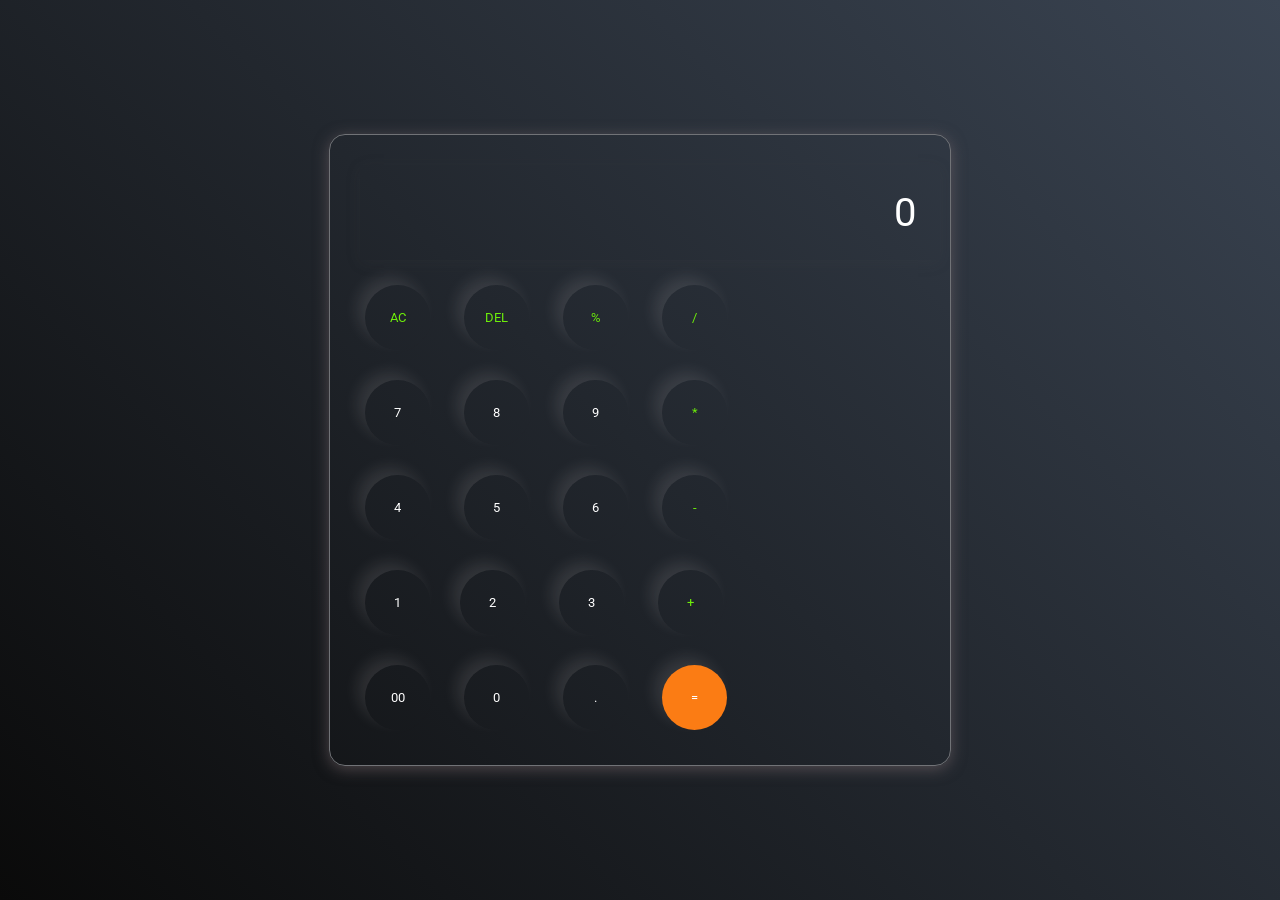
<file: Calculator/Calculator.html>
<!DOCTYPE html>
<html lang="en">
<head>
    <title>Calculator - by code Traversal</title>
    <link rel="stylesheet" href="Calculator.css">
</head>
<body>
    <div class="calculator">
        <input type="text" placeholder="0" id="inputBox">
        <div>
            <button class="operator">AC</button>
            <button class="operator">DEL</button>
            <button class="operator">%</button>
            <button class="operator">/</button>
        </div>
           <div>
            <button>7</button>
            <button>8</button>
            <button>9</button>
            <button class="operator">*</button>
        </div>
           <div>
            <button>4</button>
            <button>5</button>
            <button>6</button>
            <button class="operator">-</button>
        </div>
           <div>
            <button>1</b class="operator"utton>
            <button>2</button>
            <button>3</button>
            <button class="operator">+</button>
        </div>
         <div>
            <button>00</button>
            <button>0</button>
            <button>.</button>
            <button class="equelBtn">=</button>
        </div>
    </div>
    <script src="Calculator.js"></script>
</body>
</html>
</file>
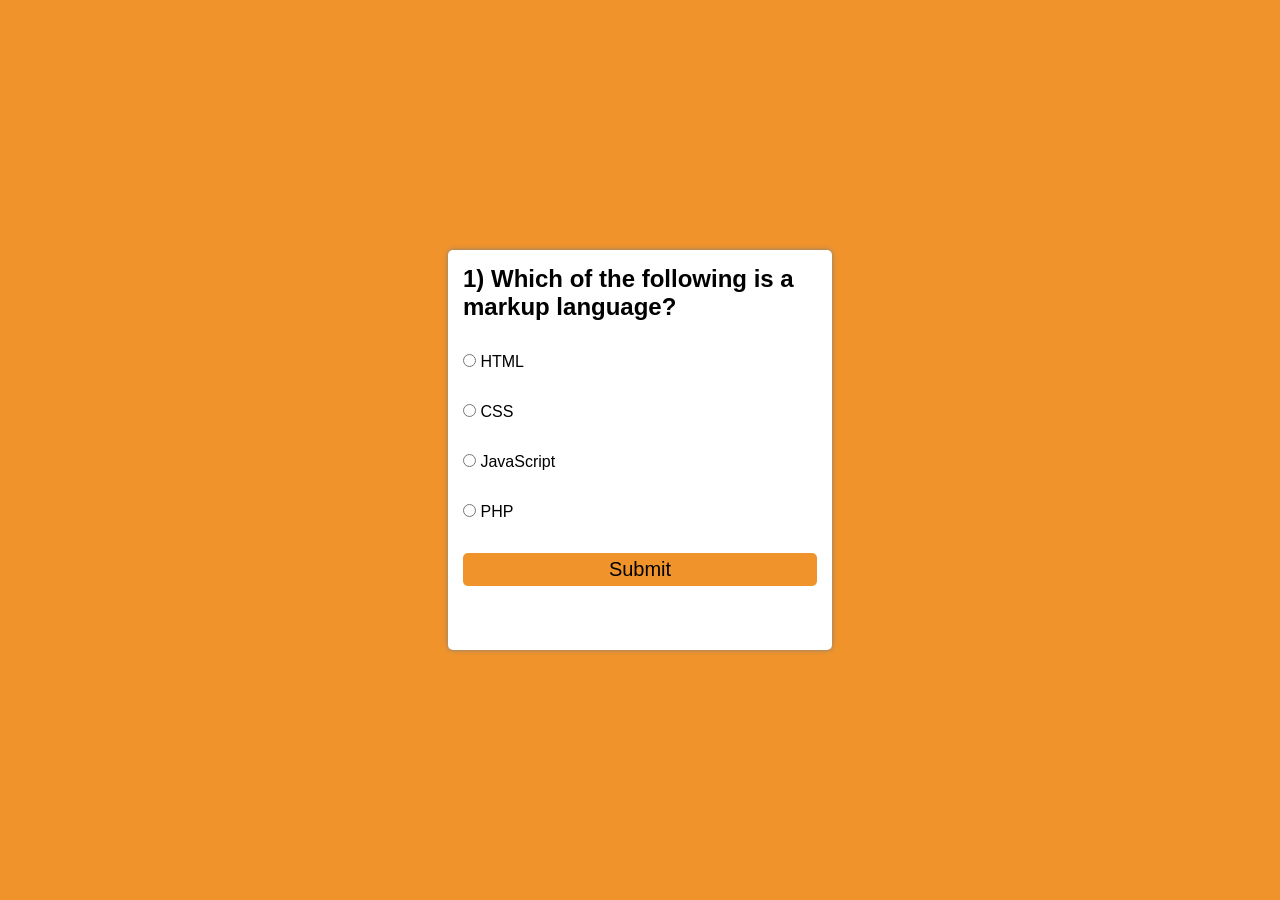
<file: QUIZ-APP/QuezApp.html>
<!DOCTYPE html>
<html lang="en">
<head>
    <title>QUIZ APP</title>
    <link rel="stylesheet" href="QuezApp.css">
    
</head>
<body>
<div class="main">
    <div id="box">
        <h2 id="quesBox">This is the dummy Question</h2>
        <div class="row">
            <input class="options" id="option1" type="radio" value="a" name="option">
            <label for="option1">option 1</label>
            
        </div>
        <div class="row">
            <input class="options" id="option2" type="radio" value="b" name="option">
            <label for="option2">option 2</label>
            
        </div>
        <div class="row">
            <input class="options" id="option3" type="radio" value="c" name="option">
            <label for="option3">option 3</label>
            
        </div>
        <div class="row">
            <input class="options" id="option4" type="radio" value="d" name="option">
            <label for="option4">option 4</label>
        
        </div>
        <button class="btn" onclick="submitQuiz()">Submit</button>
    </div>
</div>

    <script src="QuezApp.js"></script>
</body>
</html>
</file>
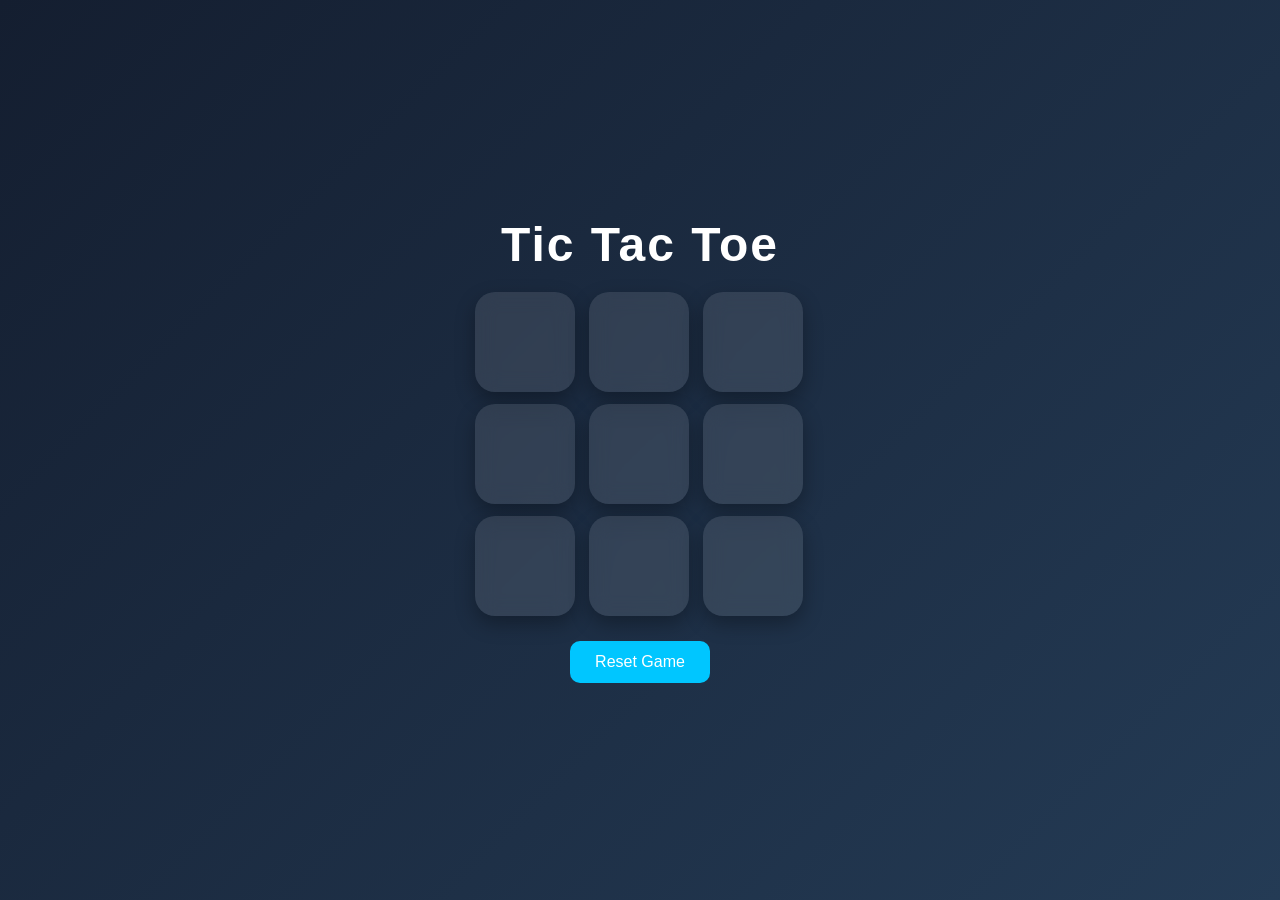
<file: Tic-Toc-Toe/idext.html>
<!DOCTYPE html>
<html lang="en">
<head>
  <meta charset="UTF-8">
  <meta name="viewport" content="width=device-width, initial-scale=1.0">
  <title>Tic Tac Toe Pro</title>
  <link rel="stylesheet" href="style.css">
</head>

<body>

<div class="wrapper">

  <div class="msg-container hide">
    <h2 id="msg">Winner</h2>
    <button id="new-btn">New Game</button>
  </div>

  <h1>Tic Tac Toe</h1>

  <div class="game">

    <button class="box"></button>
    <button class="box"></button>
    <button class="box"></button>

    <button class="box"></button>
    <button class="box"></button>
    <button class="box"></button>

    <button class="box"></button>
    <button class="box"></button>
    <button class="box"></button>

  </div>

  <button id="reset-btn">Reset Game</button>

</div>

<script src="app.js"></script>
</body>
</html>
</file>
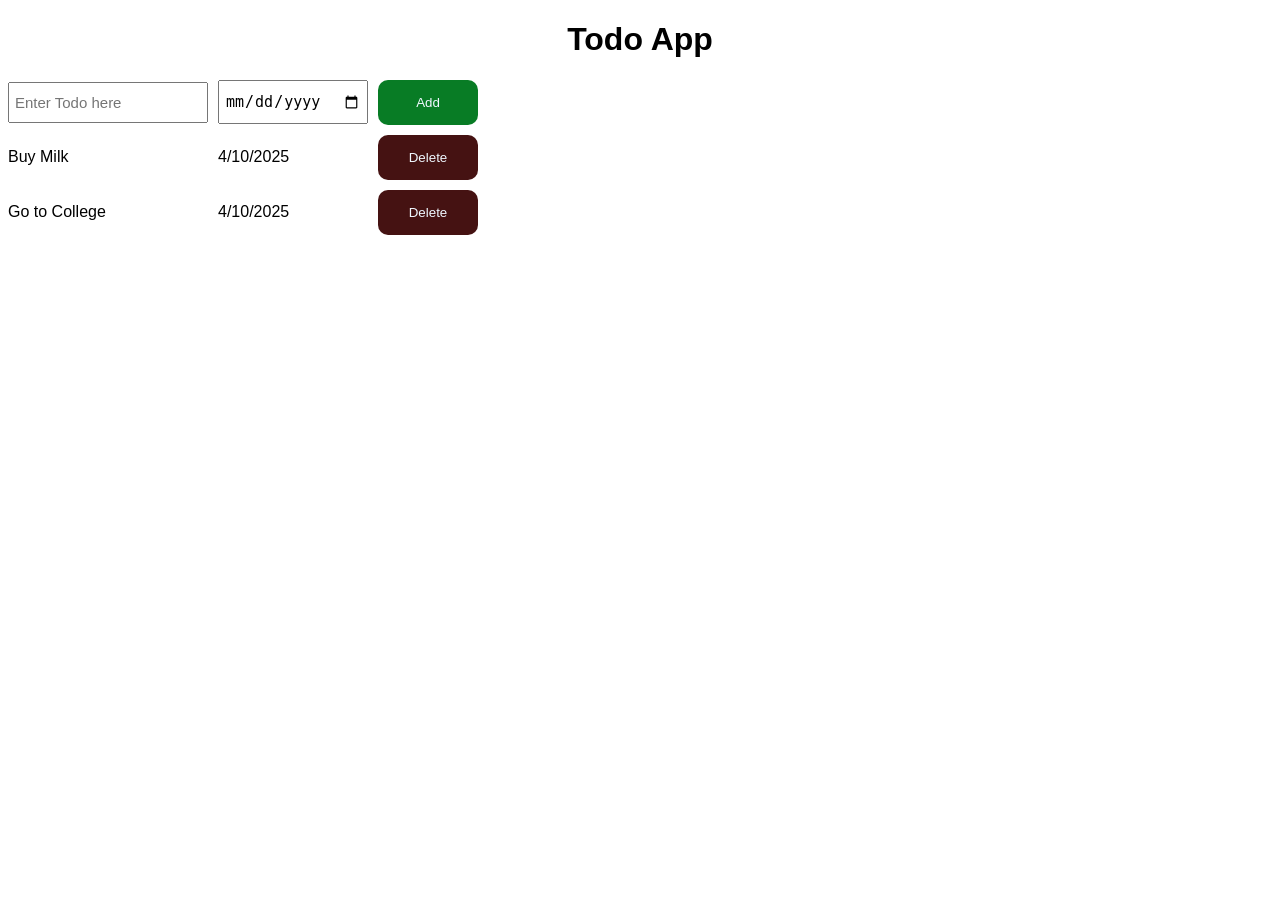
<file: ToDo-list/todo.html>
<!DOCTYPE html>
<html lang="en">
<head>
  <link rel="stylesheet" href="todo.css">
  <title>Todo List App</title>
</head>
<body>
  <h1 id="main-heading">Todo App</h1>

  <div class="grid-container">
  <input id="todo-input" type="text" placeholder="Enter Todo here">
  <input id="todo-date" type="date">
  <button class='btn-todo' onclick="addTodo();">Add</button>
  </div>

  <div class="todo-container grid-container"></div>


  <script src="todo.js"></script>
</body>
</html>
</file>
<file: Login-page/style.css>
* {
      margin: 0;
      padding: 0;
      box-sizing: border-box;
      font-family: 'Poppins', sans-serif;
    }

    body {
      height: 100vh;
      /*background: linear-gradient(135deg, #14de33, #000000);*/
      background-image: url(g.jpg);
      background-size: cover;
      display: flex;
      justify-content: center;
      align-items: center;
      overflow: hidden;
    }

    .login-wrapper {
      backdrop-filter: blur(15px);
      background: rgba(100, 88, 88, 0.1);
      border-radius: 20px;
      border: 1px solid rgba(14, 230, 35, 0.2);
      padding: 40px;
      width: 350px;
      box-shadow: 0 0 80px rgba(29, 195, 79, 0.865);
      animation: fadeIn 3s ease;
    }

    @keyframes fadeIn {
      from {
        opacity: 6;
        transform: translateY(50px);
      }
      to {
        opacity: 12;
        transform: translateY(10px);
      }
    }

    .login-wrapper h2 {
      text-align: center;
      color: #cc93b2;
      margin-bottom: 30px;
    }

    .input-group {
      position: relative;
      margin-bottom: 25px;
    }

    .input-group input {
      width: 100%;
      padding: 14px 12px;
      padding-right: 40px;
      font-size: 15px;
      border: 1px solid rgba(70, 240, 101, 0.4);
      border-radius: 10px;
      background: transparent;
      color: #e73434;
      outline: none;
      transition: all 0.3s;
    }

    .input-group input:focus {
      border-color: #efc90e;
      box-shadow: 0 0 8px #710eeb;
    }

    .input-group label {
      position: absolute;
      left: 14px;
      top: 50%;
      transform: translateY(-50%);
      font-size: 14px;
      color: #0f0e10;
      pointer-events: none;
      background: transparent;
      transition: all 0.2s ease;
    }

    .input-group input:focus + label,
    .input-group input:not(:placeholder-shown) + label {
      top: -8px;
      left: 10px;
      font-size: 12px;
      color: #e407ca;
      /*background: rgba(27, 209, 73, 0.3);*/
      padding: 0 4px;
      border-radius: px;
    }

    .toggle-password {
      position: absolute;
      right: 10px;
      top: 50%;
      transform: translateY(-50%);
      background: none;
      border: none;
      color: #ccc;
      font-size: 13px;
      cursor: pointer;
    }

    .options {
      display: flex;
      justify-content: space-between;
      align-items: center;
      font-size: 13px;
      color: #e2abab;
      margin-bottom: 20px;
    }

    .options a {
      color: #09ff57;
      text-decoration: none;
    }

    .options a:hover {
      text-decoration: underline;
    }

    .login-btn {
      width: 100%;
      padding: 14px;
      border: none;
      border-radius: 8px;
      background: linear-gradient(45deg, #00ffff, #3498db);
      color: #000;
      font-weight: bold;
      font-size: 16px;
      cursor: pointer;
      box-shadow: 0 0 10px #00ffff;
      position: relative;
      z-index: 1;
      overflow: hidden;
    }

    .login-btn::before {
      content: '';
      position: absolute;
      top: -50%;
      left: -50%;
      width: 200%;
      height: 200%;
      background: radial-gradient(circle, #f04f0a 0%, transparent 70%);
      animation: pulse 2s infinite;
      z-index: -1;
      opacity: 0.3;
    }

    @keyframes pulse {
      0% { transform: scale(1); opacity: 0.3; }
      50% { transform: scale(1.2); opacity: 0.5; }
      100% { transform: scale(1); opacity: 0.3; }
    }

    @media (max-width: 400px) {
      .login-wrapper {
        width: 90%;
        padding: 30px 20px;
      }
    }
</file>
<file: Calculator/Calculator.css>
@import url('https://fonts.googleapis.com/css2?family=Roboto:ital,wght@0,100..900;1,100..900&display=swap');
*{
    margin: 0;
    padding: 0;
box-sizing: border-box;
font-family: "Roboto", sans-serif;
}
body{
    width: 100%;
    height: 100vh;
    display: flex;
    justify-content: center;
    align-items: center;
    background: linear-gradient(45deg,#0a0a0a,#3a4452);
}
.calculator{
    border: 1px solid #717377;
    padding: 20px;
    border-radius: 16px;
    background: transparent;
    box-shadow: 0px 3px 15px rgba(133, 115, 119, 0.5);

}
input{
    width: 100%;
    border: none;
    padding: 24px;
    margin: 10px;
    background: transparent;
    box-shadow: 0px 3px 15px rgba(84, 84, 84, 0.1);
    font-size: 40px;
    text-align: right;
    cursor: pointer;
    color: #fff;
}
input::placeholder{
    color: #fff;
}
button{
border: none;
width: 65px;
height: 65px;
margin: 15px;
border-radius: 50%;
background: transparent;
color: #fff;
box-shadow: -8px -8px 15px rgba(255, 250, 250, 0.1);
}
.equelBtn{
background-color: #fb7c14;
}
.operator{
    color: #6dee0a;
}
</file>
<file: QUIZ-APP/QuezApp.css>
*{
    padding: 0;
    margin: 0;
    box-sizing: border-box;
}
@import url('https://fonts.googleapis.com/css2?family=Roboto:ital,wght@0,100..900;1,100..900&display=swap');
body {
    background-color: #f0932b;
    font-family: "Roboto", sans-serif;

}
.main {
    width: 100%;
    height: 100vh;
    display: flex;
    justify-content: center;
    align-items: center;
    flex-direction: column;
}
#box {
    width: 30%;
    height: 400px;
    padding: 15px;
    box-shadow: 0px 0px 5px gray;
    background-color: white;
    border-radius: 5px;

}
.row {
    width: 100%;
    margin: 2rem;
    margin-left: 0;
}
.btn {
    width: 100%;
    padding: 5px;
    font-size: 20px;
    color: black;
    border: none;
    border-radius: 5px;
    background-color: #f0932b;

}
.btn:hover{
    background-color: aqua;
    lighting-color: chocolate;
      transform: scale(1.05);
    box-shadow: 0 10px 20px rgba(0, 0, 0, 0.2);
    cursor: pointer;
    
}
</file>
<file: Tic-Toc-Toe/style.css>
*{
    margin:0;
    padding:0;
    box-sizing:border-box;
    font-family:Arial, sans-serif;
}

body{
    height:100vh;
    display:flex;
    justify-content:center;
    align-items:center;
    background:linear-gradient(135deg,#141e30,#243b55);
    overflow:hidden;
}

.wrapper{
    text-align:center;
    color:white;
}

h1{
    margin-bottom:20px;
    font-size:3rem;
    letter-spacing:2px;
    animation:fadeDown 1s ease;
}

.game{
    width:330px;
    display:grid;
    grid-template-columns:repeat(3,1fr);
    gap:12px;
    margin:auto;
}

.box{
    height:100px;
    width:100px;
    border:none;
    border-radius:20px;
    background:rgba(255,255,255,0.1);
    backdrop-filter:blur(10px);
    color:white;
    font-size:3rem;
    cursor:pointer;
    transition:0.3s;
    box-shadow:0 8px 20px rgba(0,0,0,0.3);
}

.box:hover{
    transform:scale(1.05);
    background:rgba(255,255,255,0.2);
}

.box:disabled{
    cursor:not-allowed;
}

#reset-btn,
#new-btn{
    margin-top:25px;
    padding:12px 25px;
    border:none;
    border-radius:10px;
    background:#00c6ff;
    color:white;
    font-size:1rem;
    cursor:pointer;
    transition:0.3s;
}

#reset-btn:hover,
#new-btn:hover{
    background:#0072ff;
    transform:translateY(-3px);
}

.msg-container{
    position:fixed;
    inset:0;
    background:rgba(0,0,0,0.7);
    display:flex;
    justify-content:center;
    align-items:center;
    flex-direction:column;
    gap:20px;
    z-index:10;
    animation:popup 0.5s ease;
}

#msg{
    font-size:3rem;
    color:#00ffcc;
}

.hide{
    display:none;
}

/* Animations */

@keyframes popup{
    from{
        opacity:0;
        transform:scale(0.5);
    }
    to{
        opacity:1;
        transform:scale(1);
    }
}

@keyframes fadeDown{
    from{
        opacity:0;
        transform:translateY(-30px);
    }
    to{
        opacity:1;
        transform:translateY(0);
    }
}

/* Responsive */

@media(max-width:450px){

    .game{
        width:280px;
    }

    .box{
        height:85px;
        width:85px;
    }

    h1{
        font-size:2.2rem;
    }
}
</file>
<file: ToDo-list/todo.css>
body{
  font-family: Arial;
  align-items: center;
}
#main-heading{
  text-align: center;
}
.grid-container{
  display: grid;
  grid-template-columns: 200px 150px 100px;
  column-gap: 10px;
  row-gap: 10px;
  margin-top: 10px;
  align-items: center;
}
#todo-input, #todo-date{
  font-size: 15px;
  padding: 10px 5px;
}
.btn-delete{
  background-color: rgb(69, 18, 18);
  color: aliceblue;
  border: none;
  border-radius: 10px;
  padding: 15px 8px;
  cursor: pointer;
}
.btn-todo{
  background-color: rgb(8, 124, 37);
  color: aliceblue;
  border: none;
  border-radius: 10px;
  padding: 15px 8px;
  cursor: pointer; 
}
</file>
